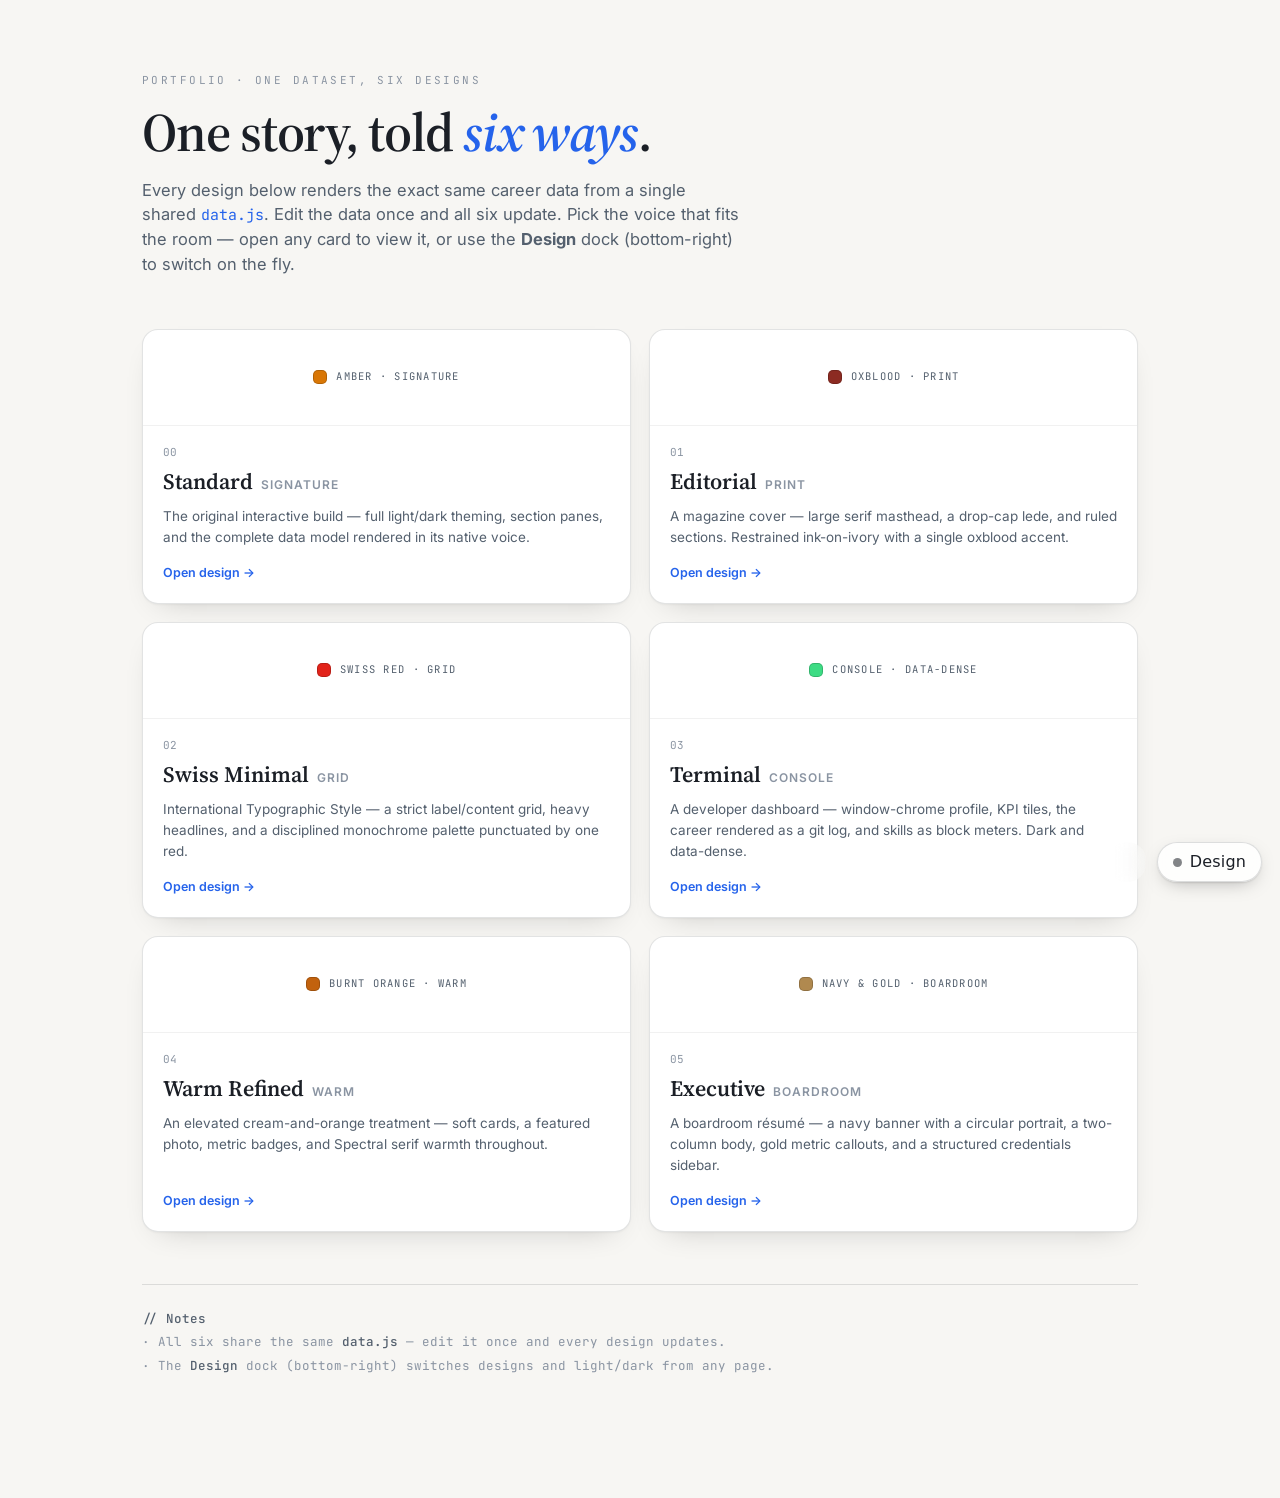
<file: assets/templates/portfolio/00-index.html>
<!DOCTYPE html>
<html lang="en" data-theme="light">
<head>
<meta charset="utf-8">
<meta name="viewport" content="width=device-width, initial-scale=1">
<title>Portfolio — one story, six designs</title>
<link rel="preconnect" href="https://fonts.googleapis.com"><link rel="preconnect" href="https://fonts.gstatic.com" crossorigin>
<link href="https://fonts.googleapis.com/css2?family=Source+Serif+4:opsz,wght@8..60,400;8..60,600;8..60,700&family=Inter:wght@400;500;600;700&family=JetBrains+Mono:wght@400;500&display=swap" rel="stylesheet">
<script>
/* Apply saved theme before first paint (switcher.js manages the toggle on this page). */
(function(){try{var t=localStorage.getItem('hope-portfolio-theme');if(t==='light'||t==='dark')document.documentElement.setAttribute('data-theme',t);}catch(e){}})();
</script>
<style>
:root{
  --bg:#F7F6F3;--surface:#FFFFFF;--ink:#1B1F26;--ink2:#54606E;--ink3:#8A94A2;
  --line:rgba(20,24,31,.12);--line2:rgba(20,24,31,.06);--accent:#2563EB;
  --serif:"Source Serif 4",Georgia,serif;--sans:"Inter",system-ui,sans-serif;--mono:"JetBrains Mono",monospace;
  --shadow:0 1px 2px rgba(0,0,0,.04),0 12px 30px -18px rgba(0,0,0,.24);
}
:root[data-theme="dark"]{
  --bg:#0E1116;--surface:#161B22;--ink:#EAF0F6;--ink2:#9DAAB8;--ink3:#5E6B7A;
  --line:rgba(255,255,255,.13);--line2:rgba(255,255,255,.06);--accent:#7FA3D7;
  --shadow:0 1px 2px rgba(0,0,0,.30),0 14px 34px -18px rgba(0,0,0,.60);
}
*{box-sizing:border-box}
body{margin:0;background:var(--bg);color:var(--ink);font-family:var(--sans);-webkit-font-smoothing:antialiased;line-height:1.5}
.wrap{max-width:1060px;margin:0 auto;padding:72px 32px 120px}
.kick{font-family:var(--mono);font-size:11px;letter-spacing:.22em;text-transform:uppercase;color:var(--ink3)}
h1{font-family:var(--serif);font-size:clamp(34px,5vw,54px);font-weight:600;letter-spacing:-.02em;line-height:1.02;margin:16px 0 0}
h1 em{font-style:italic;color:var(--accent)}
.sub{color:var(--ink2);font-size:16.5px;max-width:600px;margin:18px 0 0}
.sub code{font-family:var(--mono);font-size:.9em;color:var(--accent)}
.grid{display:grid;grid-template-columns:repeat(2,1fr);gap:18px;margin-top:52px}
.card{display:flex;flex-direction:column;text-decoration:none;color:inherit;background:var(--surface);
  border:1px solid var(--line);border-radius:16px;overflow:hidden;box-shadow:var(--shadow);
  transition:transform .18s ease,border-color .18s ease}
.card:hover{transform:translateY(-3px);border-color:var(--accent)}
.card:focus-visible{outline:2px solid var(--accent);outline-offset:3px}
.swatch{height:96px;display:flex;align-items:center;justify-content:center;border-bottom:1px solid var(--line2);position:relative}
.chip{display:inline-flex;align-items:center;gap:9px;font-family:var(--mono);font-size:10.5px;
  letter-spacing:.12em;text-transform:uppercase;color:var(--ink2)}
.dot{width:14px;height:14px;border-radius:5px;box-shadow:inset 0 0 0 1px rgba(0,0,0,.18)}
.cbody{padding:18px 20px 20px;display:flex;flex-direction:column;flex:1}
.cnum{font-family:var(--mono);font-size:11px;color:var(--ink3)}
.ctitle{font-family:var(--serif);font-size:22px;font-weight:600;margin:5px 0 0}
.ctitle .vibe{font-family:var(--sans);font-size:12px;font-weight:600;color:var(--ink3);margin-left:8px;text-transform:uppercase;letter-spacing:.08em}
.cdesc{color:var(--ink2);font-size:13.5px;line-height:1.55;margin-top:8px;flex:1}
.open{display:inline-flex;align-items:center;gap:6px;margin-top:16px;font-size:12.5px;font-weight:600;color:var(--accent)}
.note{margin-top:52px;border-top:1px solid var(--line);padding-top:22px;color:var(--ink3);
  font-size:12.5px;font-family:var(--mono);line-height:1.9}
.note b{color:var(--ink2);font-weight:500}
@media(max-width:720px){.wrap{padding:44px 20px 120px}.grid{grid-template-columns:1fr}}
</style>
</head>
<body>
<div class="wrap">
  <div class="kick">Portfolio · one dataset, six designs</div>
  <h1>One story, told <em>six ways</em>.</h1>
  <p class="sub">Every design below renders the exact same career data from a single shared <code>data.js</code>. Edit the data once and all six update. Pick the voice that fits the room — open any card to view it, or use the <b>Design</b> dock (bottom-right) to switch on the fly.</p>

  <div class="grid">
    <a class="card" href="index.html">
      <div class="swatch"><span class="chip"><span class="dot" style="background:#D97706"></span>Amber · Signature</span></div>
      <div class="cbody"><div class="cnum">00</div><div class="ctitle">Standard<span class="vibe">Signature</span></div>
        <div class="cdesc">The original interactive build — full light/dark theming, section panes, and the complete data model rendered in its native voice.</div>
        <span class="open">Open design →</span></div>
    </a>
    <a class="card" href="01-editorial.html">
      <div class="swatch"><span class="chip"><span class="dot" style="background:#8C2B22"></span>Oxblood · Print</span></div>
      <div class="cbody"><div class="cnum">01</div><div class="ctitle">Editorial<span class="vibe">Print</span></div>
        <div class="cdesc">A magazine cover — large serif masthead, a drop-cap lede, and ruled sections. Restrained ink-on-ivory with a single oxblood accent.</div>
        <span class="open">Open design →</span></div>
    </a>
    <a class="card" href="02-swiss-minimal.html">
      <div class="swatch"><span class="chip"><span class="dot" style="background:#E2231A"></span>Swiss Red · Grid</span></div>
      <div class="cbody"><div class="cnum">02</div><div class="ctitle">Swiss Minimal<span class="vibe">Grid</span></div>
        <div class="cdesc">International Typographic Style — a strict label/content grid, heavy headlines, and a disciplined monochrome palette punctuated by one red.</div>
        <span class="open">Open design →</span></div>
    </a>
    <a class="card" href="03-terminal.html">
      <div class="swatch"><span class="chip"><span class="dot" style="background:#3DDC84"></span>Console · Data-dense</span></div>
      <div class="cbody"><div class="cnum">03</div><div class="ctitle">Terminal<span class="vibe">Console</span></div>
        <div class="cdesc">A developer dashboard — window-chrome profile, KPI tiles, the career rendered as a git log, and skills as block meters. Dark and data-dense.</div>
        <span class="open">Open design →</span></div>
    </a>
    <a class="card" href="04-warm-refined.html">
      <div class="swatch"><span class="chip"><span class="dot" style="background:#C2620E"></span>Burnt Orange · Warm</span></div>
      <div class="cbody"><div class="cnum">04</div><div class="ctitle">Warm Refined<span class="vibe">Warm</span></div>
        <div class="cdesc">An elevated cream-and-orange treatment — soft cards, a featured photo, metric badges, and Spectral serif warmth throughout.</div>
        <span class="open">Open design →</span></div>
    </a>
    <a class="card" href="05-executive.html">
      <div class="swatch"><span class="chip"><span class="dot" style="background:#B0894F"></span>Navy &amp; Gold · Boardroom</span></div>
      <div class="cbody"><div class="cnum">05</div><div class="ctitle">Executive<span class="vibe">Boardroom</span></div>
        <div class="cdesc">A boardroom résumé — a navy banner with a circular portrait, a two-column body, gold metric callouts, and a structured credentials sidebar.</div>
        <span class="open">Open design →</span></div>
    </a>
  </div>

  <div class="note"><b>// Notes</b><br>· All six share the same <b>data.js</b> — edit it once and every design updates.<br>· The <b>Design</b> dock (bottom-right) switches designs and light/dark from any page.</div>
</div>
<script src="switcher.js"></script>
</body>
</html>
</file>
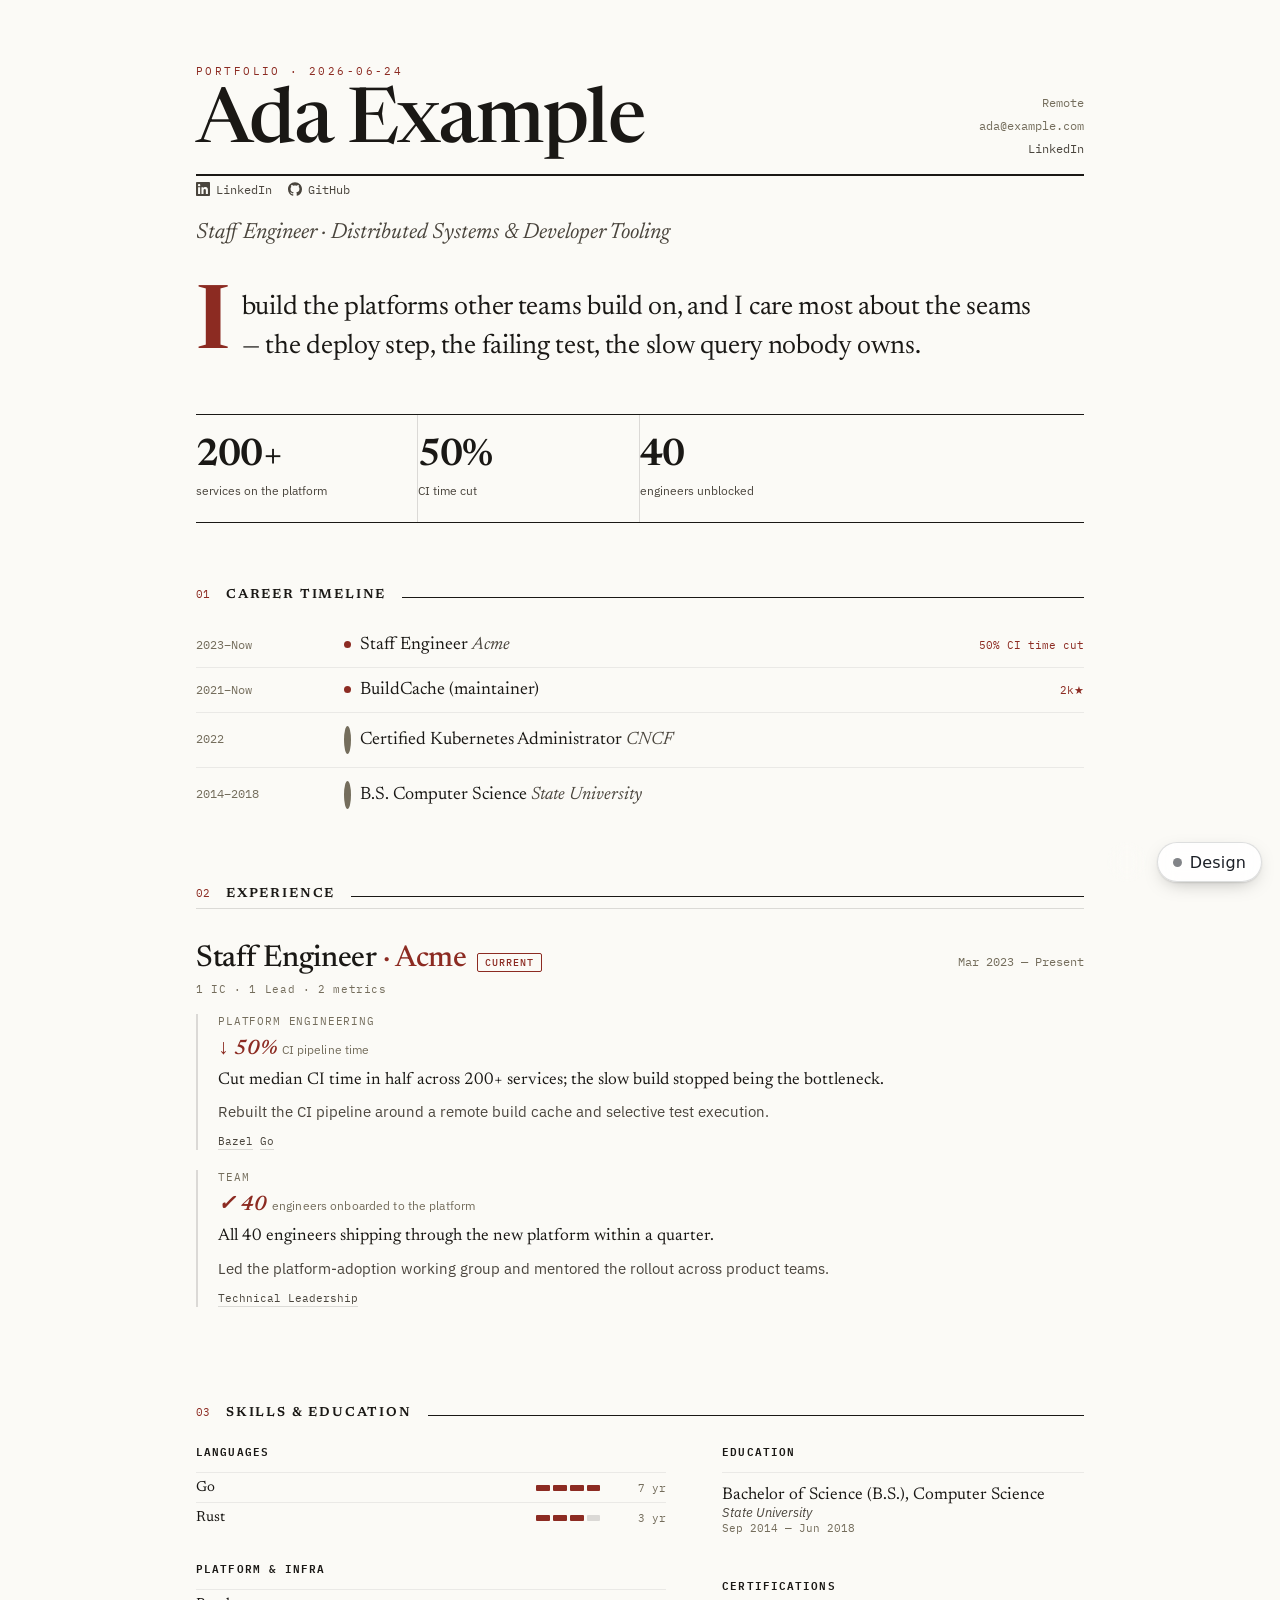
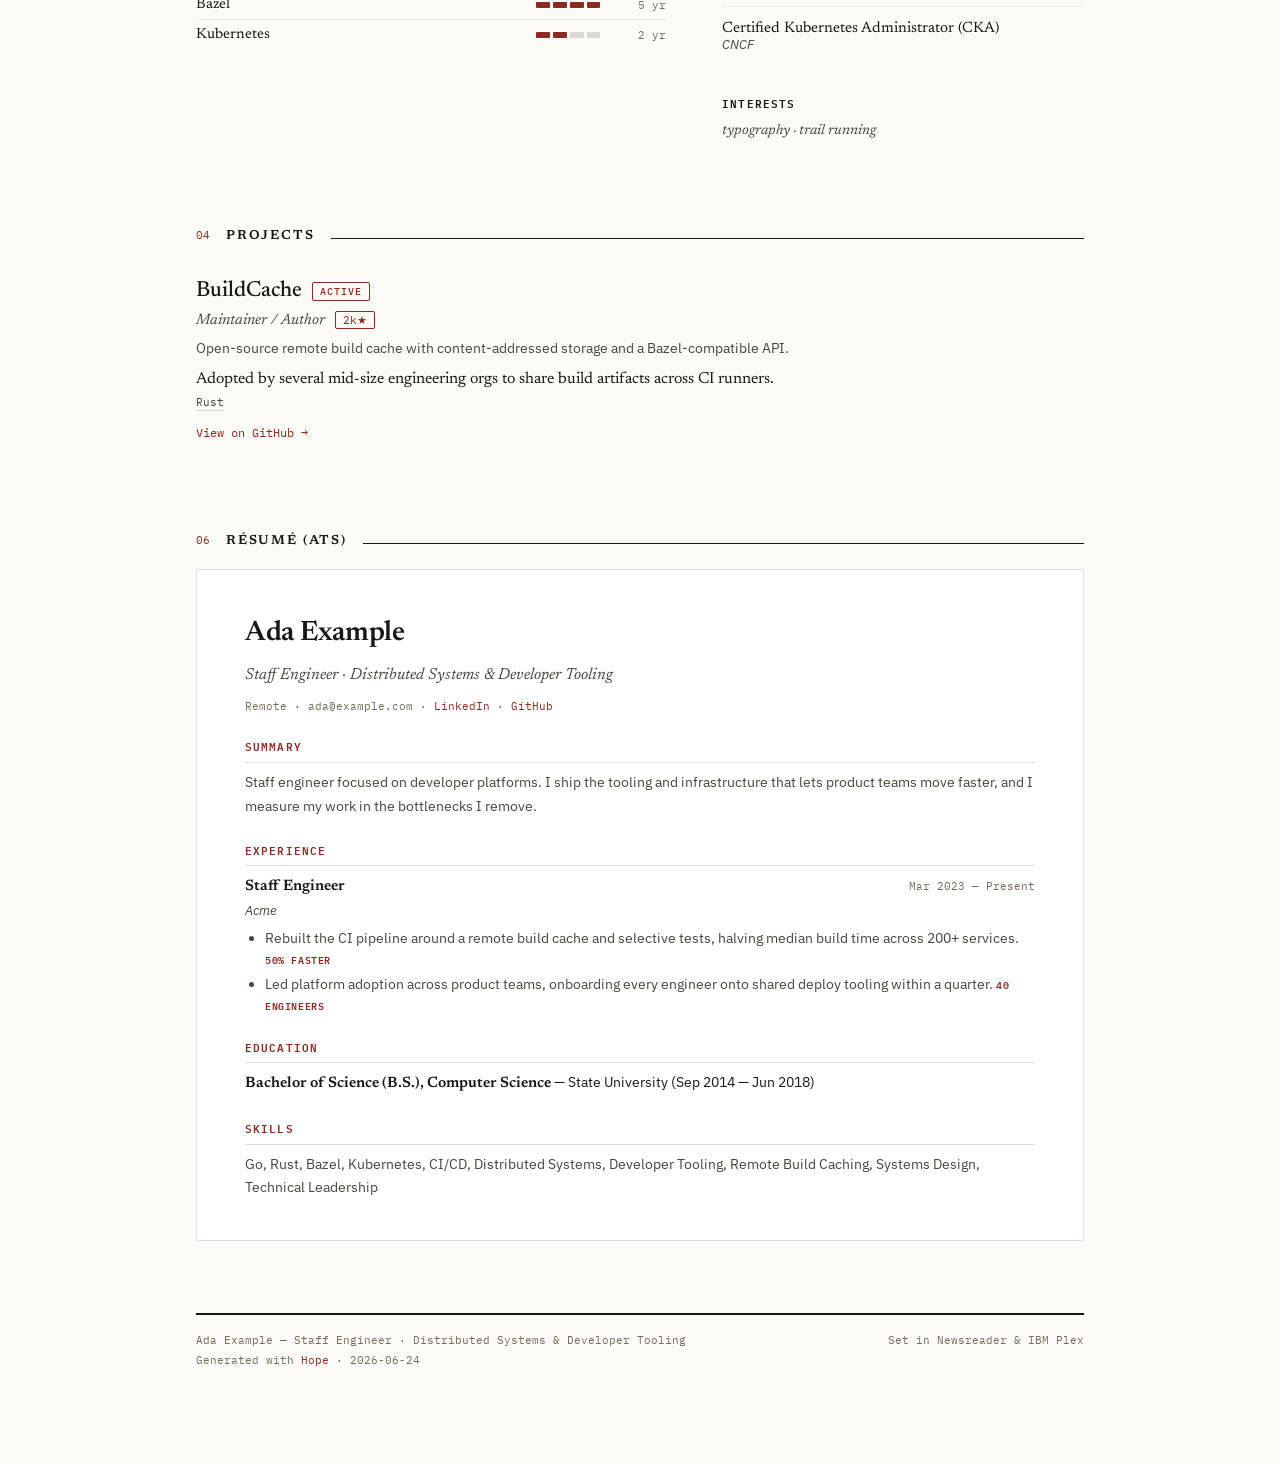
<file: assets/templates/portfolio/01-editorial.html>
<!DOCTYPE html>
<html>
<head>
<meta charset="utf-8">
<meta name="viewport" content="width=device-width, initial-scale=1">
<link rel="preconnect" href="https://fonts.googleapis.com"><link rel="preconnect" href="https://fonts.gstatic.com" crossorigin>
<link href="https://fonts.googleapis.com/css2?family=Newsreader:ital,opsz,wght@0,6..72,400;0,6..72,500;0,6..72,600;1,6..72,400&family=IBM+Plex+Sans:wght@400;500;600;700&family=IBM+Plex+Mono:wght@400;500;600&display=swap" rel="stylesheet">
<style>
:root{color-scheme:light dark;--paper:#FBFAF6;--ink:#1A1815;--ink2:#4A453D;--ink3:#746D5C;--line:rgba(26,24,21,.14);--line2:rgba(26,24,21,.07);--accent:#8C2B22;--surface:#fff;--serif:"Newsreader",Georgia,serif;--sans:"IBM Plex Sans",sans-serif;--mono:"IBM Plex Mono",monospace}
[data-theme="dark"]{--paper:#181510;--ink:#F3EEE4;--ink2:#C9C1B3;--ink3:#9C9384;--line:rgba(243,238,228,.16);--line2:rgba(243,238,228,.08);--accent:#E4685C;--surface:#211C15}
*{box-sizing:border-box}body{margin:0;background:var(--paper);color:var(--ink);font-family:var(--sans);-webkit-font-smoothing:antialiased}
.ed{max-width:1000px;margin:0 auto;padding:64px 56px 96px}
.kicker{font-family:var(--mono);font-size:11px;letter-spacing:.22em;text-transform:uppercase;color:var(--accent)}
.masthead .kicker{margin-bottom:12px}
.rule{height:1px;background:var(--ink);margin:18px 0}
.rulethin{height:1px;background:var(--line);margin:0}
.masthead{display:flex;justify-content:space-between;align-items:flex-end;gap:32px;border-bottom:2px solid var(--ink);padding-bottom:14px}
.name{font-family:var(--serif);font-weight:500;font-size:clamp(40px,9vw,76px);line-height:.92;letter-spacing:-.02em;margin:0;overflow-wrap:anywhere}
.headline{font-family:var(--serif);font-style:italic;font-size:22px;color:var(--ink2);max-width:560px;line-height:1.3}
.metaR{font-family:var(--mono);font-size:11.5px;color:var(--ink3);text-align:right;line-height:2}
.metaR a{color:var(--ink2);text-decoration:none}
.lede{font-family:var(--serif);font-size:27px;line-height:1.45;letter-spacing:-.01em;margin:40px 0 8px;max-width:840px}
.lede .drop{float:left;font-size:88px;line-height:.72;padding:8px 12px 0 0;font-weight:600;color:var(--accent)}
.stats{display:grid;grid-template-columns:repeat(4,1fr);gap:0;border-top:1px solid var(--ink);border-bottom:1px solid var(--ink);margin:48px 0}
.stat{padding:22px 22px 22px 0;border-right:1px solid var(--line)}
.stat:last-child{border-right:0}
.stat .v{font-family:var(--serif);font-size:38px;font-weight:600;letter-spacing:-.02em;line-height:1}
.stat .l{font-size:12px;color:var(--ink2);margin-top:8px;line-height:1.4}
.secthead{display:flex;align-items:baseline;gap:16px;margin:64px 0 8px}
.secthead h2{font-family:var(--serif);font-size:13px;font-weight:600;text-transform:uppercase;letter-spacing:.14em;margin:0}
.secthead .num{font-family:var(--mono);font-size:11px;color:var(--accent)}
.secthead .fill{flex:1;height:1px;background:var(--ink)}
.tl{margin-top:22px;display:flex;flex-direction:column}
.tlrow{display:grid;grid-template-columns:128px 1fr auto;gap:20px;align-items:baseline;padding:13px 0;border-top:1px solid var(--line2)}
.tlrow:first-child{border-top:0}
.tldate{font-family:var(--mono);font-size:11.5px;color:var(--ink3)}
.tllabel{font-family:var(--serif);font-size:18px}
.tlorg{color:var(--ink2);font-style:italic}
.tlmetric{font-family:var(--mono);font-size:11px;color:var(--accent);text-align:right;white-space:nowrap}
.tldot{display:inline-block;width:7px;height:7px;border-radius:50%;background:var(--accent);margin-right:9px;vertical-align:middle}
.tldot.edu{background:var(--ink3)}
@keyframes rise{to{opacity:1;transform:none}}
.exp{margin-top:8px}
.role{padding:34px 0;border-top:1px solid var(--line)}
.rolehead{display:flex;justify-content:space-between;align-items:baseline;gap:24px;flex-wrap:wrap}
.roletitle{font-family:var(--serif);font-size:30px;font-weight:500;letter-spacing:-.01em;line-height:1.1;margin:0}
.roleco{color:var(--accent)}
.rolekpi{font-family:var(--mono);font-size:10.5px;letter-spacing:.06em;color:var(--ink3);margin-top:6px}
.roledate{font-family:var(--mono);font-size:11.5px;color:var(--ink3);white-space:nowrap}
.live{font-family:var(--mono);font-size:10px;letter-spacing:.1em;text-transform:uppercase;color:var(--accent);border:1px solid var(--accent);border-radius:2px;padding:2px 7px;margin-left:10px}
.contribs{margin-top:18px;display:flex;flex-direction:column;gap:20px}
.contrib{display:grid;grid-template-columns:1fr;gap:7px;padding-left:20px;border-left:2px solid var(--line)}
.cdomain{font-family:var(--mono);font-size:10.5px;letter-spacing:.08em;text-transform:uppercase;color:var(--ink3)}
.caction{font-size:14.5px;line-height:1.6;color:var(--ink2)}
.cimpact{font-family:var(--serif);font-size:17px;line-height:1.45;color:var(--ink)}
.cmetric{display:inline-block;font-family:var(--serif);font-size:21px;font-weight:600;color:var(--accent);font-style:italic;margin-bottom:2px}
.cmetricsub{font-family:var(--sans);font-style:normal;font-size:12px;font-weight:400;color:var(--ink3);letter-spacing:.01em}
.cskills{display:flex;flex-wrap:wrap;gap:7px;margin-top:4px}
.chip{font-family:var(--mono);font-size:10.5px;color:var(--ink2);border-bottom:1px solid var(--line);padding-bottom:1px}
.twocol{display:grid;grid-template-columns:1.3fr 1fr;gap:56px;margin-top:22px}
.skillcat{margin-bottom:26px}
.skillcat h3{font-family:var(--mono);font-size:11px;letter-spacing:.1em;text-transform:uppercase;color:var(--ink);margin:0 0 12px;font-weight:600}
.skill{display:flex;align-items:center;gap:12px;padding:7px 0;border-top:1px solid var(--line2)}
.skill .nm{flex:1;font-size:14.5px;font-family:var(--serif)}
.skill .yr{font-family:var(--mono);font-size:10.5px;color:var(--ink3);width:54px;text-align:right}
.bars{display:flex;gap:3px;width:64px}
.seg{height:6px;flex:1;background:var(--line);border-radius:1px}
.seg.on{background:var(--accent)}
.edu{padding:14px 0;border-top:1px solid var(--line2)}
.edu:first-child{border-top:0}
.edudeg{font-family:var(--serif);font-size:17px}
.eduinst{color:var(--ink2);font-size:13px;font-style:italic}
.edudate{font-family:var(--mono);font-size:10.5px;color:var(--ink3)}
.foot{margin-top:72px;border-top:2px solid var(--ink);padding-top:18px;display:flex;justify-content:space-between;font-family:var(--mono);font-size:11px;color:var(--ink3);flex-wrap:wrap;gap:12px}
.interests{font-style:italic;font-family:var(--serif);color:var(--ink2);font-size:14px}

/* ─── Links row ─────────────────────────────────────────────────────────────── */
.links-row{display:flex;flex-wrap:wrap;gap:16px;margin-top:6px}
.links-row a{display:inline-flex;align-items:center;gap:6px;font-family:var(--mono);font-size:11.5px;color:var(--ink2);text-decoration:none;transition:color .15s}
.links-row a:hover{color:var(--accent)}
.links-row svg{width:14px;height:14px;flex-shrink:0}

/* ─── Stats identity row ────────────────────────────────────────────────────── */
.id-stats{display:flex;flex-wrap:wrap;gap:20px;margin:14px 0 0;font-family:var(--mono);font-size:11px;color:var(--ink3)}
.id-stat-val{font-weight:600;color:var(--accent)}

/* ─── Projects section ──────────────────────────────────────────────────────── */
.proj{padding:28px 0;border-top:1px solid var(--line)}
.proj:first-child{border-top:0}
.projhead{display:flex;justify-content:space-between;align-items:baseline;gap:20px;flex-wrap:wrap}
.projname{font-family:var(--serif);font-size:22px;font-weight:500;line-height:1.2}
.projname .live{vertical-align:middle}
.projdate{font-family:var(--mono);font-size:11px;color:var(--ink3);white-space:nowrap}
.projtag{font-family:var(--serif);font-style:italic;font-size:15px;color:var(--ink2);margin-top:6px}
.projmetric{display:inline-block;font-family:var(--mono);font-size:11px;color:var(--accent);border:1px solid var(--accent);border-radius:2px;padding:1px 7px;margin-left:10px;font-style:normal}
.projdesc{font-size:14px;line-height:1.65;color:var(--ink2);margin:8px 0 0}
.projimpact{font-family:var(--serif);font-size:16px;line-height:1.45;color:var(--ink);margin:8px 0 0}
.projlink{margin-top:10px}
.projlink a{font-family:var(--mono);font-size:11.5px;color:var(--accent);text-decoration:none}
.projlink a:hover{text-decoration:underline}

/* ─── Resume ATS section ────────────────────────────────────────────────────── */
.resume-view{background:var(--surface);border:1px solid var(--line);padding:40px 48px;margin-top:22px;font-size:14px;line-height:1.7}
.resume-view h2{font-family:var(--serif);font-size:28px;font-weight:600;margin:0 0 4px;letter-spacing:-.01em}
.resume-headline{font-family:var(--serif);font-style:italic;font-size:16px;color:var(--ink2);margin:0 0 8px}
.resume-contact{font-family:var(--mono);font-size:11px;color:var(--ink3);margin-bottom:18px}
.resume-contact a{color:var(--accent);text-decoration:none}
.resume-view h3{font-family:var(--mono);font-size:11px;letter-spacing:.1em;text-transform:uppercase;color:var(--accent);margin:22px 0 8px;font-weight:600;border-bottom:1px solid var(--line);padding-bottom:6px}
.resume-summary{color:var(--ink2);margin:0 0 8px}
.rentry{margin-bottom:14px}
.rentryhead{display:flex;justify-content:space-between;align-items:baseline;flex-wrap:wrap;gap:10px}
.rtitle{font-family:var(--serif);font-weight:600;font-size:15px}
.rdates{font-family:var(--mono);font-size:10.5px;color:var(--ink3)}
.rorg{color:var(--ink2);font-style:italic;font-size:13px}
.resume-view ul{margin:6px 0 0;padding-left:20px}
.resume-view li{margin-bottom:4px;color:var(--ink2);font-size:13.5px;line-height:1.55}
.resume-view li strong{color:var(--accent);font-weight:600;font-family:var(--mono);font-size:10px;text-transform:uppercase;letter-spacing:.06em}
.resume-skills{color:var(--ink2);margin:0}

/* ─── Social section ────────────────────────────────────────────────────────── */
.soc-grid{display:grid;grid-template-columns:repeat(auto-fill,minmax(280px,1fr));gap:18px;margin-top:22px}
.soc-card{background:var(--surface);border:1px solid var(--line);padding:22px 24px;transition:border-color .15s}
.soc-card:hover{border-color:var(--accent)}
.soc-head{display:flex;align-items:center;gap:10px;margin-bottom:10px}
.soc-head svg{width:18px;height:18px;color:var(--ink3);flex-shrink:0}
.soc-platform{font-family:var(--mono);font-size:11px;letter-spacing:.08em;text-transform:uppercase;color:var(--ink3)}
.soc-pinned{font-family:var(--mono);font-size:9px;letter-spacing:.1em;text-transform:uppercase;color:var(--accent);border:1px solid var(--accent);border-radius:2px;padding:1px 6px;margin-left:auto}
.soc-caption{font-family:var(--serif);font-size:14.5px;line-height:1.55;color:var(--ink2);margin-bottom:10px}
.soc-link{font-family:var(--mono);font-size:11px;color:var(--accent);text-decoration:none}
.soc-link:hover{text-decoration:underline}

/* ─── Footer generation line ────────────────────────────────────────────────── */
.foot-gen{font-family:var(--mono);font-size:10.5px;color:var(--ink3);margin-top:6px}
.foot-gen a{color:var(--accent);text-decoration:none}
.foot-gen a:hover{text-decoration:underline}

@media(max-width:760px){.ed{padding:36px 22px}.name{font-size:clamp(34px,11vw,48px)}.stats{grid-template-columns:repeat(2,1fr)}.twocol{grid-template-columns:1fr;gap:0}.tlrow{grid-template-columns:1fr;gap:4px}.tlmetric{text-align:left}.masthead{flex-direction:column;align-items:flex-start}.metaR{text-align:left}.resume-view{padding:24px 20px}.soc-grid{grid-template-columns:1fr}}
</style>
</head>
<body>
<div id="app"></div>
<script src="data.js"></script>
<script src="template-utils.js"></script>
<script>
(function () {
  var D = window.HOPE_DATA;
  if (!D) return;

  var id   = D.identity || {};
  var meta = D.meta || {};
  var link0 = (id.links && id.links[0]) || {};
  var summary = id.summary || '';
  var genDate = meta.generation_date || '';

  /* ── Timeline ───────────────────────────────────────────────────────── */
  var timeline = (D.timeline || []).map(function (t) {
    return {
      period: fmtPeriod(t.date_start, t.date_end),
      label:  String(t.label||'').split(' @ ')[0],
      org:    t.org,
      metric: t.metric || '',
      dotCls: (t.type === 'education' || t.type === 'certification') ? 'tldot edu' : 'tldot'
    };
  });

  /* ── Experience (flattened) ─────────────────────────────────────────── */
  var roles = flattenContribs(D.experience);

  /* ── Skills ─────────────────────────────────────────────────────────── */
  var skillGroups = (D.skills && D.skills.order || []).map(function (name) {
    var cat = D.skills.categories[name] || { items: [] };
    return {
      name: name,
      items: (cat.items || []).map(function (it) {
        return {
          name:  it.name,
          years: it.years ? it.years + ' yr' : '',
          level: it.level || 0,
          bars:  bars(it.level, 'seg on', 'seg')
        };
      })
    };
  });

  /* ── Education & certs ──────────────────────────────────────────────── */
  var education = (D.education || []).map(function (e) {
    return { degree_line: e.degree_line, institution: e.institution, dates: e.dates };
  });
  var certs = (D.certifications || []).map(function (c) {
    return { name: c.name, issuer: c.issuer };
  });
  var interests = (D.overview && D.overview.interests || []).join(' \u00B7 ');

  /* ── Stats ──────────────────────────────────────────────────────────── */
  var headlineStats = (D.overview && D.overview.headline_stats || []);
  var identityStats = id.stats || [];

  /* ── Name / headline ────────────────────────────────────────────────── */
  var personName = meta.name || id.name;
  var personHeadline = meta.headline || '';

  /* ═══════════════════════════════════════════════════════════════════════
     BUILD HTML
     ═══════════════════════════════════════════════════════════════════════ */
  var html = '';

  /* ── Masthead ───────────────────────────────────────────────────────── */
  html += '<div class="ed">';
  html += '<div class="masthead"><div>';
  html += '<div class="kicker">Portfolio \u00B7 ' + esc(genDate) + '</div>';
  html += '<h1 class="name">' + esc(personName) + '</h1>';
  html += '</div>';
  /* Only render meta lines that exist — empty email/phone must not leave blank rows. */
  var metaBits = [id.location, id.email, id.phone].filter(Boolean).map(esc);
  metaBits.push('<a href="' + esc(link0.url || '#') + '">' + esc(link0.label || 'LinkedIn') + '</a>');
  html += '<div class="metaR">' + metaBits.join('<br>') + '</div>';
  html += '</div>';

  /* ── All links row ──────────────────────────────────────────────────── */
  if (id.links && id.links.length) {
    html += '<div class="links-row">' + renderLinksHtml(id.links) + '</div>';
  }

  /* ── Headline ───────────────────────────────────────────────────────── */
  html += '<p class="headline">' + esc(personHeadline) + '</p>';

  /* ── Lede (drop-cap) ────────────────────────────────────────────────── */
  html += '<p class="lede"><span class="drop">' + esc(summary.charAt(0)) + '</span>' + esc(summary.slice(1)) + '</p>';

  /* ── Identity stats ─────────────────────────────────────────────────── */
  if (identityStats.length) {
    html += '<div class="id-stats">';
    html += identityStats.map(function (s) {
      return '<span><span class="id-stat-val">' + esc(s.value) + '</span> ' + esc(s.label) + '</span>';
    }).join('');
    html += '</div>';
  }

  /* ── Headline stats ─────────────────────────────────────────────────── */
  html += '<div class="stats">';
  html += headlineStats.map(function (s) {
    return '<div class="stat"><div class="v">' + esc(s.value) + '</div><div class="l">' + esc(s.label) + '</div></div>';
  }).join('');
  html += '</div>';

  /* ── 01 Career Timeline ─────────────────────────────────────────────── */
  html += '<div class="secthead"><span class="num">01</span><h2>Career Timeline</h2><span class="fill"></span></div>';
  html += '<div class="tl">';
  html += timeline.map(function (t) {
    return '<div class="tlrow">' +
      '<div class="tldate">' + esc(t.period) + '</div>' +
      '<div class="tllabel"><span class="' + esc(t.dotCls) + '"></span>' + esc(t.label) + ' <span class="tlorg">' + esc(t.org) + '</span></div>' +
      '<div class="tlmetric">' + esc(t.metric) + '</div>' +
    '</div>';
  }).join('');
  html += '</div>';

  /* ── 02 Experience ──────────────────────────────────────────────────── */
  html += '<div class="secthead"><span class="num">02</span><h2>Experience</h2><span class="fill"></span></div>';
  html += '<div class="exp">';
  html += roles.map(function (r) {
    var currentBadge = r.is_current ? '<span class="live">Current</span>' : '';
    var contribsHtml = r.items.map(function (c) {
      var metricHtml = '';
      if (c.metric) {
        var arrow = metricArrow(c.metricDir);
        var subj = c.metricSubject ? ' <span class="cmetricsub">' + esc(c.metricSubject) + '</span>' : '';
        metricHtml = '<div class="cmetric">' + (arrow ? arrow + ' ' : '') + esc(c.metric) + subj + '</div>';
      }
      var chipsHtml = c.skills.map(function (sk) {
        return '<span class="chip">' + esc(sk) + '</span>';
      }).join('');
      return '<div class="contrib">' +
        '<div class="cdomain">' + esc(c.domain) + '</div>' +
        metricHtml +
        '<div class="cimpact">' + esc(c.impact) + '</div>' +
        '<div class="caction">' + esc(c.action) + '</div>' +
        '<div class="cskills">' + chipsHtml + '</div>' +
      '</div>';
    }).join('');
    var kpiHtml = '';
    if (r.kpis) {
      var kpiParts = [];
      if (r.kpis.ic)     kpiParts.push(esc(r.kpis.ic) + ' IC');
      if (r.kpis.lead)   kpiParts.push(esc(r.kpis.lead) + ' Lead');
      if (r.kpis.metric) kpiParts.push(esc(r.kpis.metric) + ' metric' + (r.kpis.metric === 1 ? '' : 's'));
      if (kpiParts.length) kpiHtml = '<div class="rolekpi">' + kpiParts.join(' \u00B7 ') + '</div>';
    }
    return '<div class="role">' +
      '<div class="rolehead">' +
        '<h3 class="roletitle">' + esc(r.role_title) + '<span class="roleco"> \u00B7 ' + esc(r.company) + '</span>' + currentBadge + '</h3>' +
        '<div class="roledate">' + esc(r.dates) + '</div>' +
      '</div>' +
      kpiHtml +
      '<div class="contribs">' + contribsHtml + '</div>' +
    '</div>';
  }).join('');
  html += '</div>';

  /* ── 03 Skills & Education ──────────────────────────────────────────── */
  html += '<div class="secthead"><span class="num">03</span><h2>Skills &amp; Education</h2><span class="fill"></span></div>';
  html += '<div class="twocol"><div>';

  /* Skills columns */
  html += skillGroups.map(function (g) {
    var itemsHtml = g.items.map(function (sk) {
      var barsHtml = sk.bars.map(function (b) {
        return '<span class="' + esc(b.cls) + '"></span>';
      }).join('');
      return '<div class="skill">' +
        '<span class="nm">' + esc(sk.name) + '</span>' +
        '<div class="bars" role="img" aria-label="' + esc(sk.level) + ' of 4">' + barsHtml + '</div>' +
        '<span class="yr">' + esc(sk.years) + '</span>' +
      '</div>';
    }).join('');
    return '<div class="skillcat"><h3>' + esc(g.name) + '</h3>' + itemsHtml + '</div>';
  }).join('');

  /* Right column: education, certs, interests */
  html += '</div><div>';

  html += '<div class="skillcat"><h3>Education</h3>';
  html += education.map(function (e) {
    return '<div class="edu">' +
      '<div class="edudeg">' + esc(e.degree_line) + '</div>' +
      '<div class="eduinst">' + esc(e.institution) + '</div>' +
      '<div class="edudate">' + esc(e.dates) + '</div>' +
    '</div>';
  }).join('');
  html += '</div>';

  html += '<div class="skillcat"><h3>Certifications</h3>';
  html += certs.map(function (c) {
    return '<div class="edu">' +
      '<div class="edudeg" style="font-size:15px">' + esc(c.name) + '</div>' +
      '<div class="eduinst">' + esc(c.issuer) + '</div>' +
    '</div>';
  }).join('');
  html += '</div>';

  html += '<div class="skillcat"><h3>Interests</h3>';
  html += '<div class="interests">' + esc(interests) + '</div>';
  html += '</div>';

  html += '</div></div>';

  /* ── 04 Projects ────────────────────────────────────────────────────── */
  if (D.projects && D.projects.length) {
    html += '<div class="secthead"><span class="num">04</span><h2>Projects</h2><span class="fill"></span></div>';
    html += '<div class="exp">';
    html += renderProjectsHtml(D.projects, {
      card: 'proj', head: 'projhead', name: 'projname', dates: 'projdate',
      tag: 'projtag', desc: 'projdesc', impact: 'projimpact',
      skills: 'cskills', link: 'projlink', metric: 'projmetric', pill: 'live'
    });
    html += '</div>';
  }

  /* ── 05 Social ──────────────────────────────────────────────────────── */
  if (D.social && D.social.length) {
    html += '<div class="secthead"><span class="num">05</span><h2>Social</h2><span class="fill"></span></div>';
    html += '<div class="soc-grid">';
    html += renderSocialHtml(D.social);
    html += '</div>';
  }

  /* ── Resume ATS ─────────────────────────────────────────────────────── */
  if (D.resume) {
    html += '<div class="secthead"><span class="num">06</span><h2>R\u00E9sum\u00E9 (ATS)</h2><span class="fill"></span></div>';
    html += renderResumeHtml(D.resume, meta);
  }

  /* ── Footer ─────────────────────────────────────────────────────────── */
  html += '<div class="foot">';
  html += '<span>' + esc(personName) + ' \u2014 ' + esc(personHeadline) + '</span>';
  html += '<span>Set in Newsreader &amp; IBM Plex</span>';
  html += '</div>';
  html += renderFooterHtml(meta);

  html += '</div>'; /* close .ed */

  /* ── MOUNT ──────────────────────────────────────────────────────────── */
  document.getElementById('app').innerHTML = html;
  revealRows('.tlrow');
})();
</script>
<script src="switcher.js"></script>
</body>
</html>
</file>
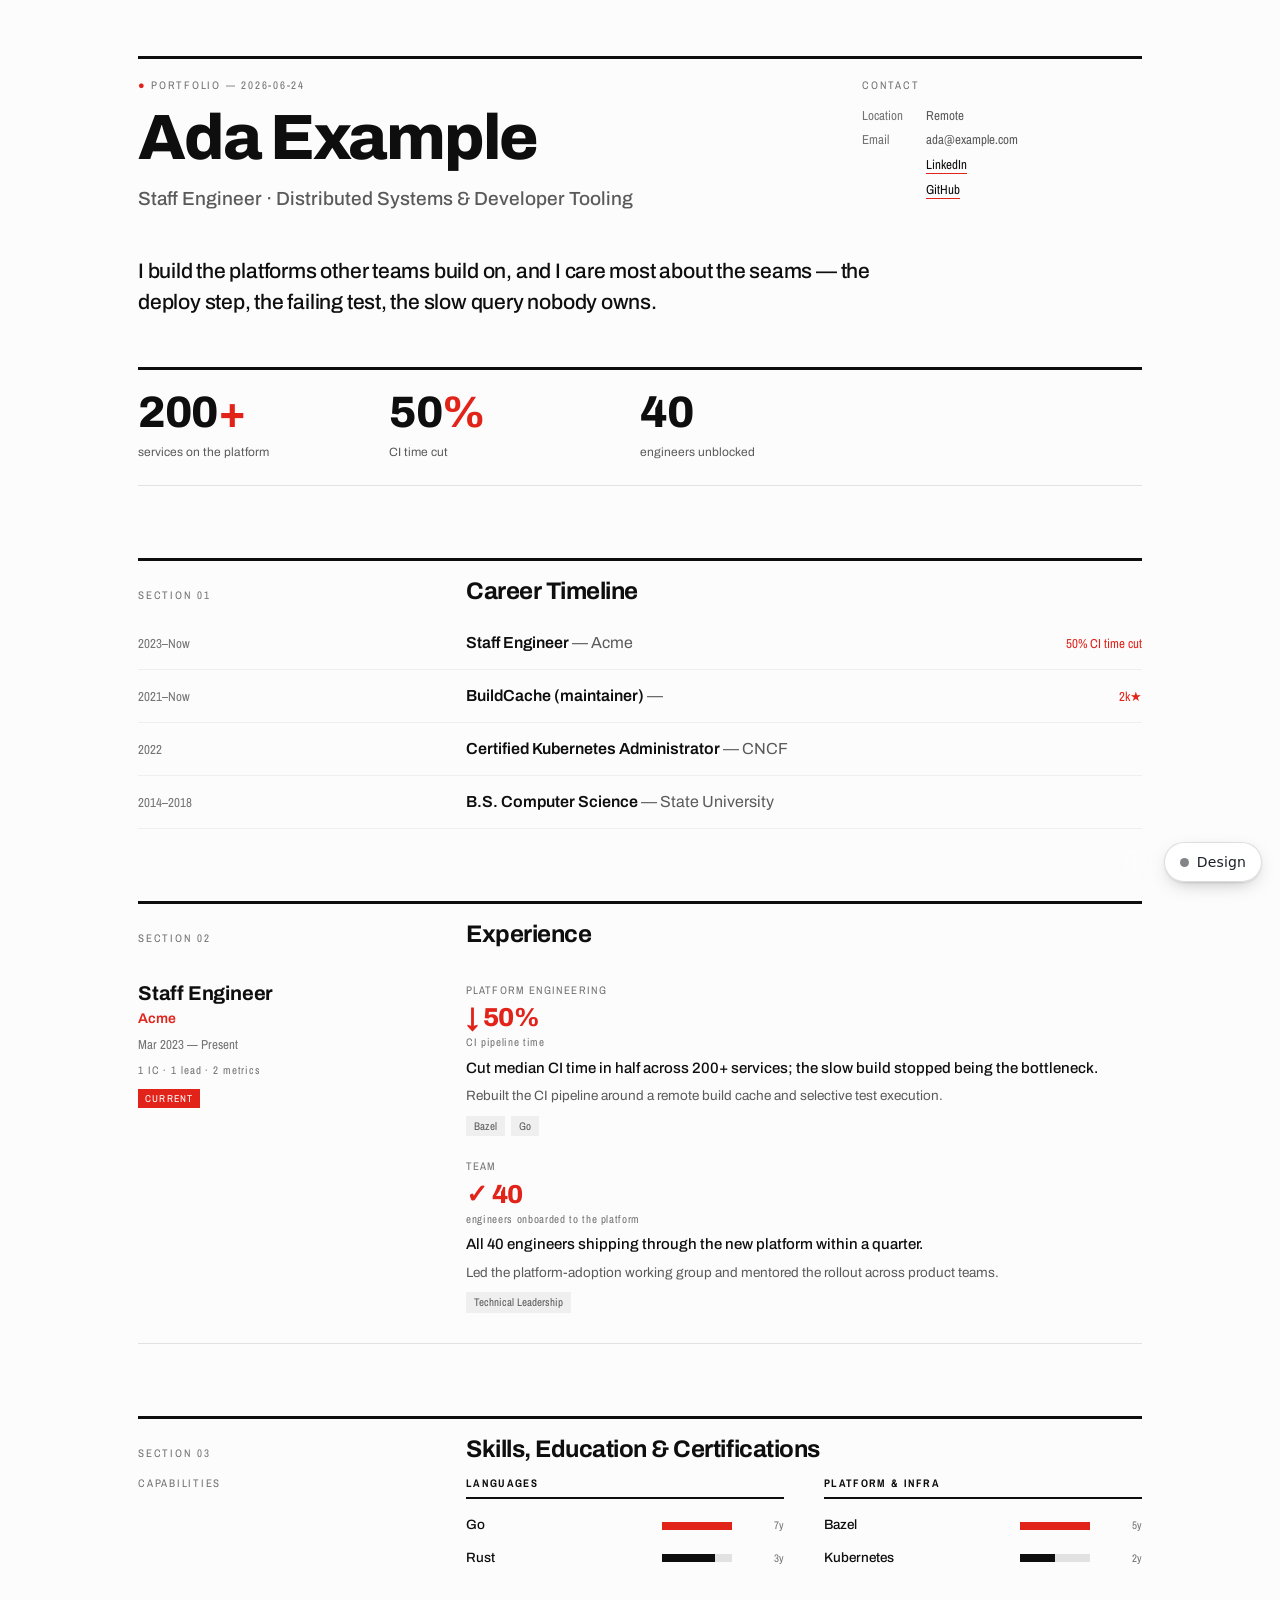
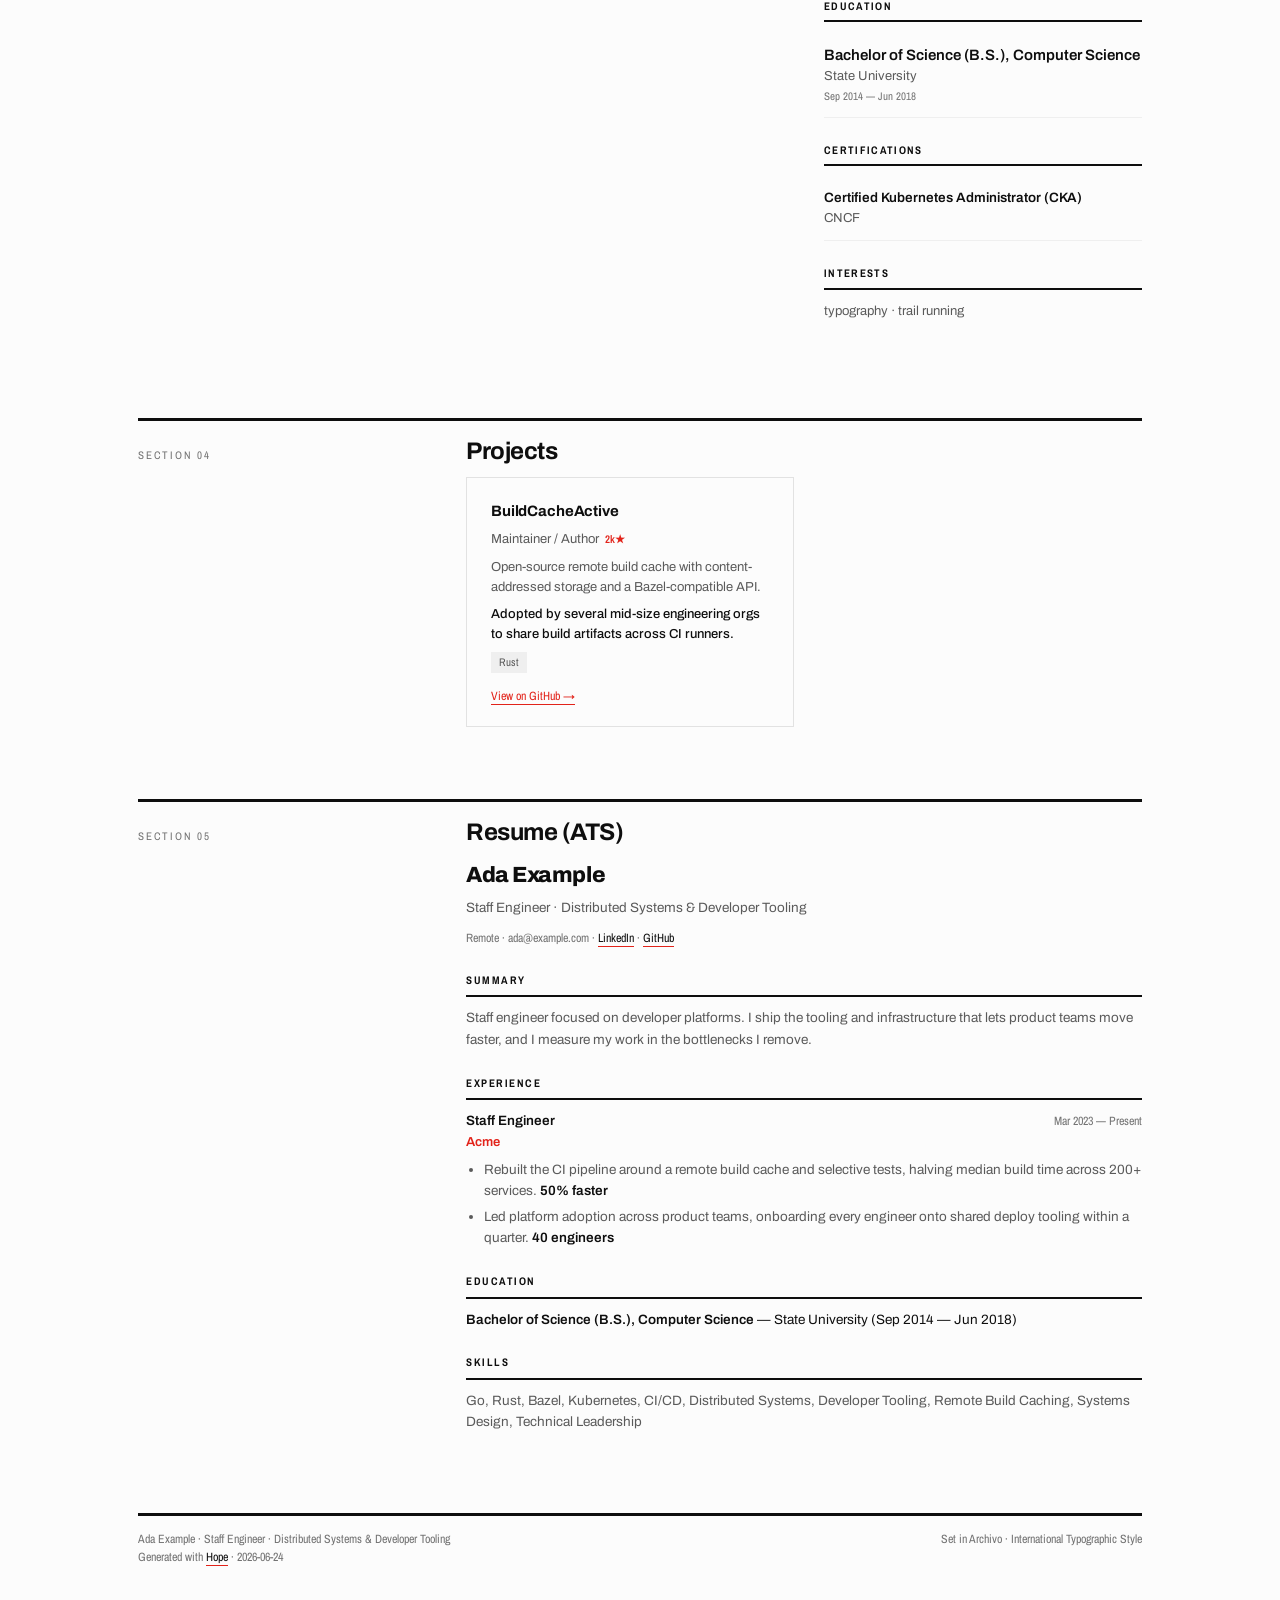
<file: assets/templates/portfolio/02-swiss-minimal.html>
<!DOCTYPE html>
<html>
<head>
<meta charset="utf-8">
<meta name="viewport" content="width=device-width, initial-scale=1">
<link rel="preconnect" href="https://fonts.googleapis.com"><link rel="preconnect" href="https://fonts.gstatic.com" crossorigin>
<link href="https://fonts.googleapis.com/css2?family=Archivo:wght@400;500;600;700;800&family=Archivo+Narrow:wght@400;500;600&display=swap" rel="stylesheet">
<style>
:root{color-scheme:light dark;--bg:#FCFCFC;--ink:#0E0E0E;--ink2:#5A5A5A;--ink3:#737373;--line:#E2E2E2;--line2:#EFEFEF;--red:#E2231A;--sans:"Archivo",Helvetica,Arial,sans-serif;--narrow:"Archivo Narrow",sans-serif}
[data-theme="dark"]{color-scheme:dark;--bg:#121212;--ink:#F3F3F1;--ink2:#9C9C9A;--ink3:#7E7E7C;--line:#2E2E2E;--line2:#242424;--red:#FF4438}
/* dark: white pill text on bright --red is only 3.42:1 — deepen the badge background so #fff reaches AA (keeps --red bright for accent text) */
[data-theme="dark"] .live,[data-theme="dark"] .soc-pinned{background:#C21F16}
*{box-sizing:border-box}body{margin:0;background:var(--bg);color:var(--ink);font-family:var(--sans);-webkit-font-smoothing:antialiased;font-size:14px;line-height:1.5}
.sw{max-width:1100px;margin:0 auto;padding:56px 48px 100px}
.hl{height:3px;background:var(--ink)}
.lbl{font-family:var(--narrow);font-size:11px;letter-spacing:.16em;text-transform:uppercase;color:var(--ink3)}
.lblr{color:var(--red)}
.top{display:grid;grid-template-columns:1fr 280px;gap:48px;padding-top:18px}
.name{font-size:clamp(40px,9vw,64px);font-weight:800;letter-spacing:-.03em;line-height:.95;margin:14px 0 0;overflow-wrap:anywhere}
.headline{font-size:19px;font-weight:500;color:var(--ink2);max-width:560px;margin:18px 0 0;line-height:1.35}
.contact{font-family:var(--narrow);font-size:13px;line-height:1.9;color:var(--ink2)}
.contact a{color:var(--ink);text-decoration:none;border-bottom:1px solid var(--red)}
.contact .k{color:var(--ink3);display:inline-block;width:64px}
.contact .links{display:flex;flex-direction:column;gap:2px;margin-top:4px}
.contact .links a{display:inline-flex;align-items:center;gap:5px}
.contact .links svg{width:14px;height:14px;flex-shrink:0}
.summary{font-size:21px;font-weight:500;line-height:1.5;letter-spacing:-.01em;max-width:760px;margin:44px 0 0}
.summary b{color:var(--red);font-weight:600}
.grid4{display:grid;grid-template-columns:repeat(4,1fr);border-top:3px solid var(--ink);border-bottom:1px solid var(--line);margin:48px 0}
.kpi{padding:20px 18px 24px 0}
.kpi .n{font-size:44px;font-weight:800;letter-spacing:-.03em;line-height:1}
.kpi .n em{color:var(--red);font-style:normal}
.kpi .c{font-size:12px;color:var(--ink2);margin-top:10px;line-height:1.4;max-width:170px}
.sec{margin-top:72px}
.sechd{display:grid;grid-template-columns:280px 1fr;gap:48px;align-items:baseline;border-top:3px solid var(--ink);padding-top:12px}
.sechd .t{font-size:24px;font-weight:700;letter-spacing:-.02em;margin:0}
.tl{margin-top:8px}
.tlrow{display:grid;grid-template-columns:280px 1fr auto;gap:48px;align-items:baseline;padding:14px 0;border-bottom:1px solid var(--line2)}
.tldate{font-family:var(--narrow);font-size:13px;color:var(--ink3)}
.tllabel{font-size:16px;font-weight:600}
.tlorg{color:var(--ink2);font-weight:400}
.tlmetric{font-family:var(--narrow);font-size:13px;color:var(--red);text-align:right;white-space:nowrap}
@keyframes rise{to{opacity:1;transform:none}}
.role{display:grid;grid-template-columns:280px 1fr;gap:48px;padding:30px 0;border-bottom:1px solid var(--line)}
.rolemeta .rt{font-size:20px;font-weight:700;letter-spacing:-.01em;line-height:1.15}
.rolemeta .rc{color:var(--red);font-weight:600;margin-top:3px}
.rolemeta .rd{font-family:var(--narrow);font-size:13px;color:var(--ink3);margin-top:6px}
.rolemeta .rk{font-family:var(--narrow);font-size:11px;letter-spacing:.08em;color:var(--ink3);margin-top:8px}
.rolemeta .live{display:inline-block;font-family:var(--narrow);font-size:10px;letter-spacing:.12em;text-transform:uppercase;color:#fff;background:var(--red);padding:2px 7px;margin-top:10px}
.contribs{display:flex;flex-direction:column;gap:22px}
.contrib{display:grid;gap:6px}
.cd{font-family:var(--narrow);font-size:11px;letter-spacing:.1em;text-transform:uppercase;color:var(--ink3)}
.cm{font-size:26px;font-weight:800;letter-spacing:-.02em;color:var(--red);line-height:1}
.csub{font-family:var(--narrow);font-size:11px;letter-spacing:.06em;color:var(--ink3);margin-top:-2px}
.ci{font-size:15px;font-weight:500;line-height:1.5}
.ca{font-size:13.5px;color:var(--ink2);line-height:1.6}
.cs{display:flex;flex-wrap:wrap;gap:6px;margin-top:3px}
.chip{font-family:var(--narrow);font-size:11px;color:var(--ink2);background:var(--line2);padding:2px 8px}
.skgrid{display:grid;grid-template-columns:280px 1fr;gap:48px;margin-top:8px}
.skcols{display:grid;grid-template-columns:1fr 1fr;gap:40px}
.skcat{margin-bottom:24px}
.skcat h3{font-family:var(--narrow);font-size:11px;letter-spacing:.12em;text-transform:uppercase;color:var(--ink);margin:0 0 10px;padding-bottom:6px;border-bottom:2px solid var(--ink)}
.sk{display:grid;grid-template-columns:1fr 70px 40px;gap:12px;align-items:center;padding:6px 0}
.sk .nm{font-size:13.5px;font-weight:500}
.sk .yr{font-family:var(--narrow);font-size:11px;color:var(--ink3);text-align:right}
.track{height:8px;background:var(--line);position:relative}
.fillb{height:100%;background:var(--ink)}
.fillb.l4{background:var(--red)}
.edu{padding:12px 0;border-bottom:1px solid var(--line2)}
.edu .d{font-size:15px;font-weight:600}
.edu .i{color:var(--ink2);font-size:13px}
.edu .y{font-family:var(--narrow);font-size:11px;color:var(--ink3);margin-top:2px}
.interests{font-size:13px;color:var(--ink2);line-height:1.7}

/* ── Projects ──────────────────────────────────────────────────────────────── */
.projgrid{display:grid;grid-template-columns:280px 1fr;gap:48px;margin-top:8px}
.projcards{display:grid;grid-template-columns:1fr 1fr;gap:20px}
.proj{border:1px solid var(--line);padding:22px 24px 20px;display:flex;flex-direction:column;gap:8px}
.projhead{display:flex;justify-content:space-between;align-items:baseline;gap:12px}
.projname{font-size:15px;font-weight:700;letter-spacing:-.01em}
.projdate{font-family:var(--narrow);font-size:11px;color:var(--ink3)}
.projtag{font-size:13px;color:var(--ink2);line-height:1.45}
.projmetric{display:inline-block;font-family:var(--narrow);font-size:11px;color:var(--red);font-weight:600;margin-left:6px}
.projdesc{font-size:13px;color:var(--ink2);line-height:1.55;margin:0}
.projimpact{font-size:13px;font-weight:500;line-height:1.5;margin:0}
.projlink{margin-top:auto;padding-top:4px}
.projlink a{font-family:var(--narrow);font-size:12px;color:var(--red);text-decoration:none;border-bottom:1px solid var(--red)}
.cskills{display:flex;flex-wrap:wrap;gap:6px}

/* ── Resume ATS ────────────────────────────────────────────────────────────── */
.resume-wrap{display:grid;grid-template-columns:280px 1fr;gap:48px;margin-top:8px}
.resume-view{font-size:13.5px;line-height:1.6}
.resume-view h2{font-size:22px;font-weight:800;letter-spacing:-.02em;margin:0 0 4px}
.resume-headline{color:var(--ink2);margin:0 0 10px}
.resume-contact{font-family:var(--narrow);font-size:12px;color:var(--ink3);margin-bottom:18px}
.resume-contact a{color:var(--ink);text-decoration:none;border-bottom:1px solid var(--red)}
.resume-view h3{font-family:var(--narrow);font-size:11px;letter-spacing:.14em;text-transform:uppercase;color:var(--ink);margin:24px 0 10px;padding-bottom:6px;border-bottom:2px solid var(--ink)}
.resume-summary{color:var(--ink2);margin:0 0 8px}
.rentry{margin-bottom:16px}
.rentryhead{display:flex;justify-content:space-between;align-items:baseline}
.rtitle{font-weight:600}
.rdates{font-family:var(--narrow);font-size:12px;color:var(--ink3)}
.rorg{color:var(--red);font-weight:600;font-size:13px}
.rentry ul{margin:6px 0 0;padding-left:18px;color:var(--ink2)}
.rentry li{margin-bottom:4px}
.rentry li strong{color:var(--ink);font-weight:600}
.resume-skills{color:var(--ink2);margin:0}

/* ── Social ────────────────────────────────────────────────────────────────── */
.socgrid{display:grid;grid-template-columns:280px 1fr;gap:48px;margin-top:8px}
.soccards{display:grid;grid-template-columns:1fr 1fr;gap:16px}
.soc-card{border:1px solid var(--line);padding:18px 20px 16px;display:flex;flex-direction:column;gap:10px}
.soc-head{display:flex;align-items:center;gap:8px}
.soc-head svg{width:18px;height:18px;color:var(--ink3)}
.soc-platform{font-family:var(--narrow);font-size:12px;font-weight:600;letter-spacing:.08em;text-transform:uppercase;color:var(--ink2)}
.soc-pinned{font-family:var(--narrow);font-size:10px;letter-spacing:.1em;text-transform:uppercase;color:#fff;background:var(--red);padding:2px 7px;margin-left:auto}
.soc-caption{font-size:13px;color:var(--ink2);line-height:1.5}
.soc-link{font-family:var(--narrow);font-size:12px;color:var(--red);text-decoration:none;border-bottom:1px solid var(--red);align-self:flex-start}

/* ── Footer ────────────────────────────────────────────────────────────────── */
.foot{margin-top:80px;border-top:3px solid var(--ink);padding-top:14px;display:flex;justify-content:space-between;font-family:var(--narrow);font-size:12px;color:var(--ink3);flex-wrap:wrap;gap:10px}
.foot a{color:var(--ink);text-decoration:none;border-bottom:1px solid var(--red)}
.foot-gen{font-family:var(--narrow);font-size:12px;color:var(--ink3)}
.foot-gen a{color:var(--ink);text-decoration:none;border-bottom:1px solid var(--red)}

/* ── Responsive ────────────────────────────────────────────────────────────── */
@media(max-width:820px){.sw{padding:32px 20px}.top,.sechd,.tlrow,.role,.skgrid,.projgrid,.resume-wrap,.socgrid{grid-template-columns:1fr;gap:16px}.name{font-size:44px}.grid4{grid-template-columns:1fr 1fr}.skcols{grid-template-columns:1fr}.projcards,.soccards{grid-template-columns:1fr}.tlrow{grid-template-columns:1fr auto}.tldate{grid-column:1/-1}}
</style>
</head>
<body>
<div id="root"></div>
<script src="data.js"></script>
<script src="template-utils.js"></script>
<script>
(function () {
  var D = window.HOPE_DATA;
  if (!D) { document.getElementById('root').textContent = 'No data found.'; return; }

  var id = D.identity || {};
  var meta = D.meta || {};
  var links = id.links || [];

  /* ── helpers ──────────────────────────────────────────────────────────── */
  function emphasize(str) {
    return (str || '').replace(
      /(\$[\d.,]+[KMB]?\+?(?:\/(?:yr|site|year))?|\d+%|\d[\d,]*\+?(?: (?:years|references|standards))?)/g,
      '<b>$1</b>'
    );
  }
  function bigEm(v) {
    return (v || '').replace(/(\$|%|\+|\/yr|\/site|M|K)/g, '<em>$1</em>');
  }

  /* ── data extraction ─────────────────────────────────────────────────── */
  var name     = meta.name || id.name || '';
  var headline = meta.headline || '';
  var location = id.location || '';
  var email    = id.email || '';
  var phone    = id.phone || '';
  var genDate  = meta.generation_date || '';
  var summary  = id.summary || '';

  var stats = (D.overview && D.overview.headline_stats || []).map(function (s) {
    return { value: s.value, label: s.label };
  });

  var timeline = (D.timeline || []).map(function (t) {
    return {
      period: fmtPeriod(t.date_start, t.date_end),
      label: String(t.label||'').split(' @ ')[0],
      org: t.org,
      metric: t.metric || ''
    };
  });

  var roles = flattenContribs(D.experience);

  var allGroups = (D.skills && D.skills.order || []).map(function (catName) {
    var cat = D.skills.categories[catName] || { items: [] };
    return {
      name: catName,
      items: (cat.items || []).map(function (it) {
        return {
          name: it.name,
          years: it.years ? it.years + 'y' : '',
          level: it.level,
          w: 'width:' + (it.level / 4 * 100) + '%',
          fillCls: it.level >= 4 ? 'fillb l4' : 'fillb'
        };
      })
    };
  });
  var half = Math.ceil(allGroups.length / 2);
  var skillGroupsA = allGroups.slice(0, half);
  var skillGroupsB = allGroups.slice(half);

  var education = (D.education || []).map(function (e) {
    return { degree_line: e.degree_line, institution: e.institution, dates: e.dates };
  });
  var certs = (D.certifications || []).map(function (c) {
    return { name: c.name, issuer: c.issuer };
  });

  var interests = (D.overview && D.overview.interests || []).join(' · ');

  /* ── contact links ───────────────────────────────────────────────────── */
  var linksHtml = links.map(function (lnk) {
    if (!lnk || !lnk.url) return '';
    return '<span class="k"></span><a href="' + esc(lnk.url) + '" target="_blank" rel="noopener">' + esc(lnk.label) + '</a><br>';
  }).join('');

  /* ── stats KPIs ──────────────────────────────────────────────────────── */
  var statsHtml = stats.map(function (s) {
    return '<div class="kpi"><div class="n">' + bigEm(s.value) + '</div><div class="c">' + esc(s.label) + '</div></div>';
  }).join('');

  /* ── timeline rows ───────────────────────────────────────────────────── */
  var timelineHtml = timeline.map(function (t) {
    return '<div class="tlrow">' +
      '<div class="tldate">' + esc(t.period) + '</div>' +
      '<div class="tllabel">' + esc(t.label) + ' <span class="tlorg">\u2014 ' + esc(t.org) + '</span></div>' +
      '<div class="tlmetric">' + esc(t.metric) + '</div>' +
    '</div>';
  }).join('');

  /* ── experience roles ────────────────────────────────────────────────── */
  var rolesHtml = roles.map(function (r) {
    var itemsHtml = r.items.map(function (c) {
      var arrow = metricArrow(c.metricDir);
      var metricBlock = c.metric
        ? '<div class="cm">' + (arrow ? esc(arrow) + ' ' : '') + esc(c.metric) + '</div>' +
          (c.metricSubject ? '<div class="csub">' + esc(c.metricSubject) + '</div>' : '')
        : '';
      var chipsHtml = c.skills.map(function (sk) {
        return '<span class="chip">' + esc(sk) + '</span>';
      }).join('');
      return '<div class="contrib">' +
        '<div class="cd">' + esc(c.domain) + '</div>' +
        metricBlock +
        '<div class="ci">' + esc(c.impact) + '</div>' +
        '<div class="ca">' + esc(c.action) + '</div>' +
        '<div class="cs">' + chipsHtml + '</div>' +
      '</div>';
    }).join('');

    var currentBadge = r.is_current ? '<span class="live">Current</span>' : '';

    var k = r.kpis || {};
    var kParts = [];
    if (k.ic)     kParts.push(k.ic + ' IC');
    if (k.lead)   kParts.push(k.lead + ' lead');
    if (k.metric) kParts.push(k.metric + (k.metric === 1 ? ' metric' : ' metrics'));
    var kpiLine = kParts.length ? '<div class="rk">' + esc(kParts.join(' · ')) + '</div>' : '';

    return '<div class="role">' +
      '<div class="rolemeta">' +
        '<div class="rt">' + esc(r.role_title) + '</div>' +
        '<div class="rc">' + esc(r.company) + '</div>' +
        '<div class="rd">' + esc(r.dates) + '</div>' +
        kpiLine +
        currentBadge +
      '</div>' +
      '<div class="contribs">' + itemsHtml + '</div>' +
    '</div>';
  }).join('');

  /* ── skills columns ──────────────────────────────────────────────────── */
  function renderSkillGroup(g) {
    var itemsHtml = g.items.map(function (sk) {
      return '<div class="sk">' +
        '<span class="nm">' + esc(sk.name) + '</span>' +
        '<div class="track" role="img" aria-label="Proficiency ' + esc(sk.level) + ' of 4"><div class="' + sk.fillCls + '" style="' + sk.w + '"></div></div>' +
        '<span class="yr">' + esc(sk.years) + '</span>' +
      '</div>';
    }).join('');
    return '<div class="skcat"><h3>' + esc(g.name) + '</h3>' + itemsHtml + '</div>';
  }

  var colAHtml = skillGroupsA.map(renderSkillGroup).join('');

  var colBHtml = skillGroupsB.map(renderSkillGroup).join('');

  var eduHtml = education.map(function (e) {
    return '<div class="edu">' +
      '<div class="d">' + esc(e.degree_line) + '</div>' +
      '<div class="i">' + esc(e.institution) + '</div>' +
      '<div class="y">' + esc(e.dates) + '</div>' +
    '</div>';
  }).join('');

  var certsHtml = certs.map(function (c) {
    return '<div class="edu">' +
      '<div class="d" style="font-size:13.5px">' + esc(c.name) + '</div>' +
      '<div class="i">' + esc(c.issuer) + '</div>' +
    '</div>';
  }).join('');

  /* ── projects ────────────────────────────────────────────────────────── */
  var projectsContent = renderProjectsHtml(D.projects || [], {
    card: 'proj', head: 'projhead', name: 'projname', dates: 'projdate',
    tag: 'projtag', desc: 'projdesc', impact: 'projimpact',
    skills: 'cskills', link: 'projlink', metric: 'projmetric', pill: 'live'
  });

  /* ── resume ATS ──────────────────────────────────────────────────────── */
  var resumeContent = renderResumeHtml(D.resume || null, meta);

  /* ── social ──────────────────────────────────────────────────────────── */
  var socialContent = renderSocialHtml(D.social || []);

  /* ── footer ──────────────────────────────────────────────────────────── */
  var footerGenHtml = renderFooterHtml(meta);

  /* ── dynamic section numbering (sections 01-03 are fixed above) ────── */
  var sn = 3;

  sn++;
  var projectsSec = projectsContent ? '<div class="sec">' +
    '<div class="sechd"><div class="lbl">Section 0' + sn + '</div><h2 class="t">Projects</h2></div>' +
    '<div class="projgrid"><div></div><div class="projcards">' + projectsContent + '</div></div>' +
  '</div>' : '';
  if (projectsContent) sn++;

  var resumeSec = resumeContent ? '<div class="sec">' +
    '<div class="sechd"><div class="lbl">Section 0' + sn + '</div><h2 class="t">Resume (ATS)</h2></div>' +
    '<div class="resume-wrap"><div></div><div>' + resumeContent + '</div></div>' +
  '</div>' : '';
  if (resumeContent) sn++;

  var socialSec = socialContent ? '<div class="sec">' +
    '<div class="sechd"><div class="lbl">Section 0' + sn + '</div><h2 class="t">Social</h2></div>' +
    '<div class="socgrid"><div></div><div class="soccards">' + socialContent + '</div></div>' +
  '</div>' : '';

  /* ── assemble ────────────────────────────────────────────────────────── */
  var html = '<div class="sw">' +
    '<div class="hl"></div>' +

    /* ── header / top ── */
    '<div class="top">' +
      '<div>' +
        '<div class="lbl"><span class="lblr">\u25CF</span> Portfolio \u2014 ' + esc(genDate) + '</div>' +
        '<h1 class="name">' + esc(name) + '</h1>' +
        '<p class="headline">' + esc(headline) + '</p>' +
      '</div>' +
      '<div>' +
        '<div class="lbl" style="margin-bottom:10px">Contact</div>' +
        '<div class="contact">' +
          /* Only rows with values — an empty Email/Phone must not render a dangling label. */
          (location ? '<span class="k">Location</span>' + esc(location) + '<br>' : '') +
          (email ? '<span class="k">Email</span>' + esc(email) + '<br>' : '') +
          (phone ? '<span class="k">Phone</span>' + esc(phone) + '<br>' : '') +
          linksHtml +
        '</div>' +
      '</div>' +
    '</div>' +

    /* ── summary (uses emphasize — produces HTML, NOT escaped) ── */
    '<p class="summary">' + emphasize(summary) + '</p>' +

    /* ── stats KPIs ── */
    '<div class="grid4">' + statsHtml + '</div>' +

    /* ── Section 01: Career Timeline ── */
    '<div class="sec">' +
      '<div class="sechd"><div class="lbl">Section 01</div><h2 class="t">Career Timeline</h2></div>' +
      '<div class="tl">' + timelineHtml + '</div>' +
    '</div>' +

    /* ── Section 02: Experience ── */
    '<div class="sec">' +
      '<div class="sechd"><div class="lbl">Section 02</div><h2 class="t">Experience</h2></div>' +
      '<div>' + rolesHtml + '</div>' +
    '</div>' +

    /* ── Section 03: Skills, Education & Certifications ── */
    '<div class="sec">' +
      '<div class="sechd"><div class="lbl">Section 03</div><h2 class="t">Skills, Education &amp; Certifications</h2></div>' +
      '<div class="skgrid">' +
        '<div><div class="lbl" style="margin-bottom:8px">Capabilities</div></div>' +
        '<div><div class="skcols">' +
          '<div>' + colAHtml + '</div>' +
          '<div>' + colBHtml +
            '<div class="skcat"><h3>Education</h3>' + eduHtml + '</div>' +
            '<div class="skcat"><h3>Certifications</h3>' + certsHtml + '</div>' +
            (interests ? '<div class="skcat"><h3>Interests</h3><div class="interests">' + esc(interests) + '</div></div>' : '') +
          '</div>' +
        '</div></div>' +
      '</div>' +
    '</div>' +

    /* ── Section 04+: Projects ── */
    projectsSec +

    /* ── Section 05+: Resume ATS ── */
    resumeSec +

    /* ── Section 06+: Social ── */
    socialSec +

    /* ── Footer ── */
    '<div class="foot">' +
      '<span>' + esc(name) + ' \u00B7 ' + esc(headline) + '</span>' +
      '<span>Set in Archivo \u00B7 International Typographic Style</span>' +
    '</div>' +
    footerGenHtml +

  '</div>';

  document.getElementById('root').innerHTML = html;

  /* ── entrance animation ──────────────────────────────────────────────── */
  revealRows('.tlrow');
})();
</script>
<script src="switcher.js"></script>
</body>
</html>
</file>
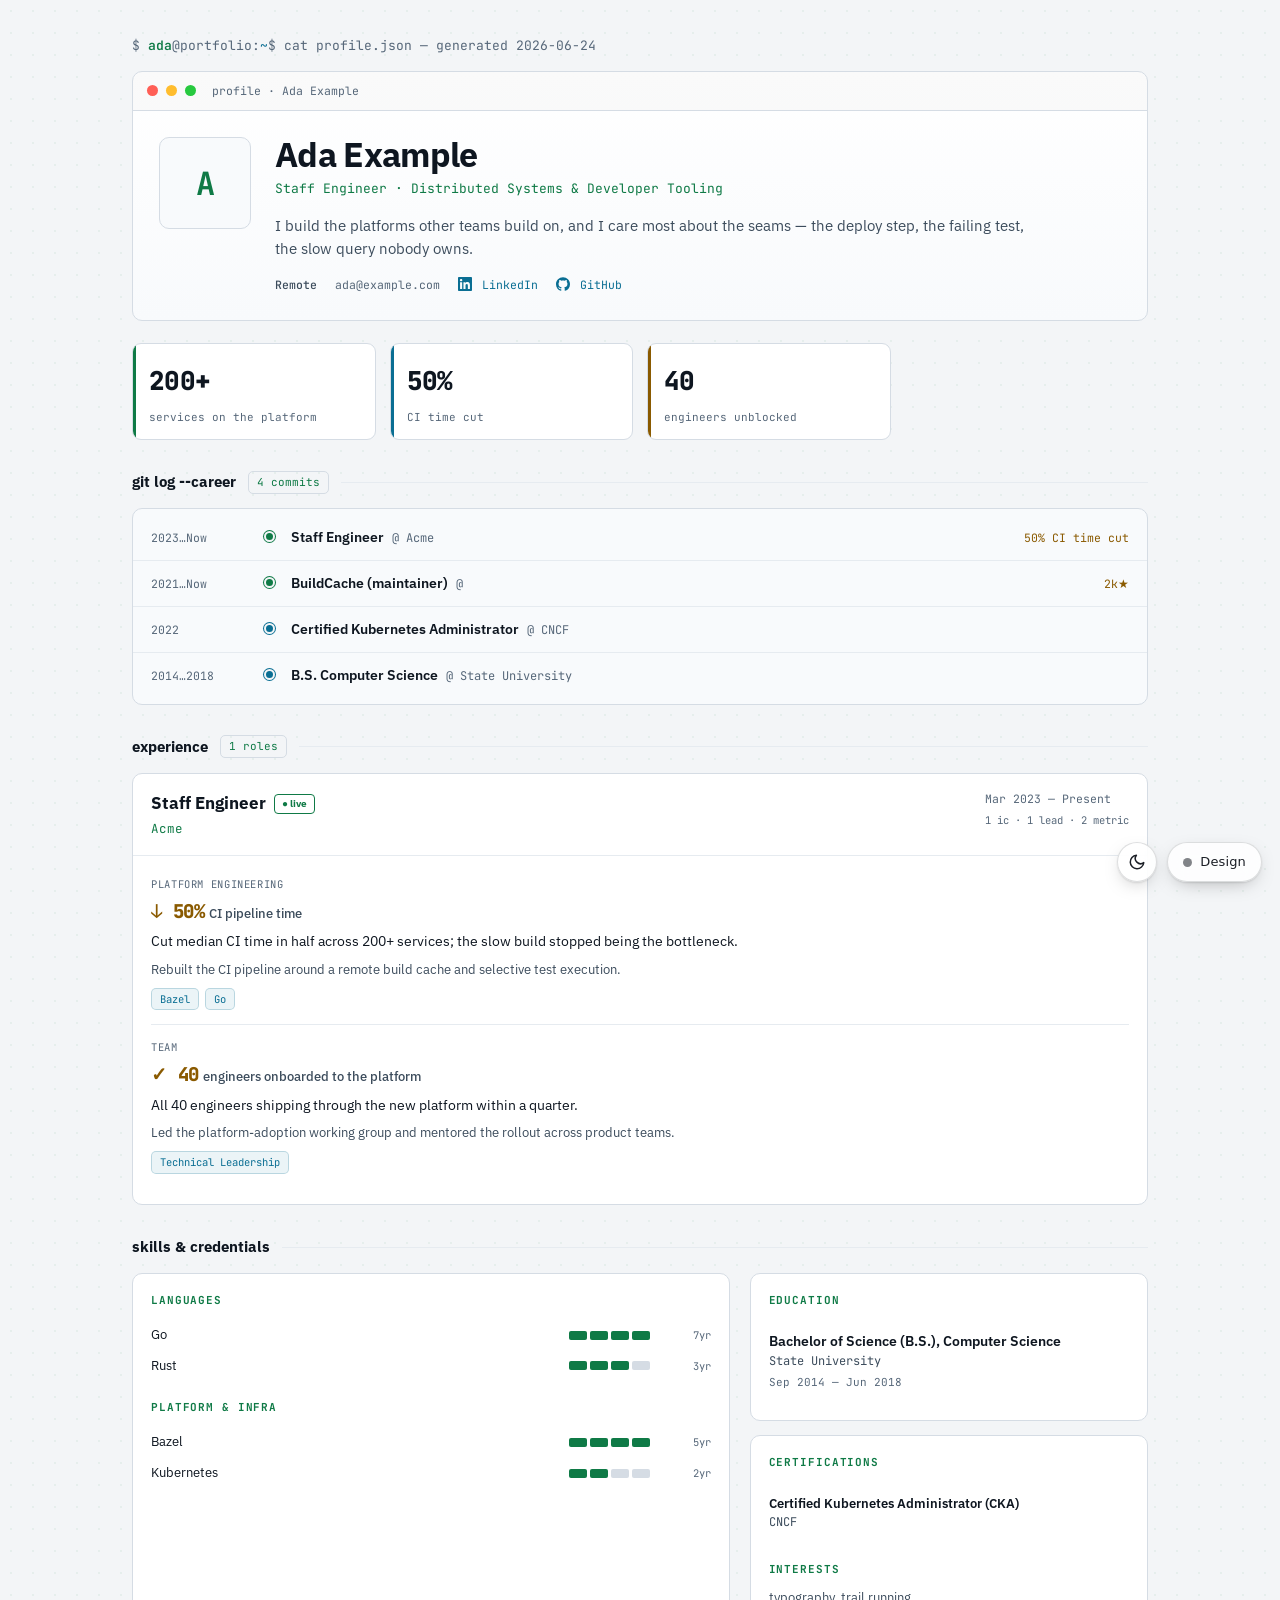
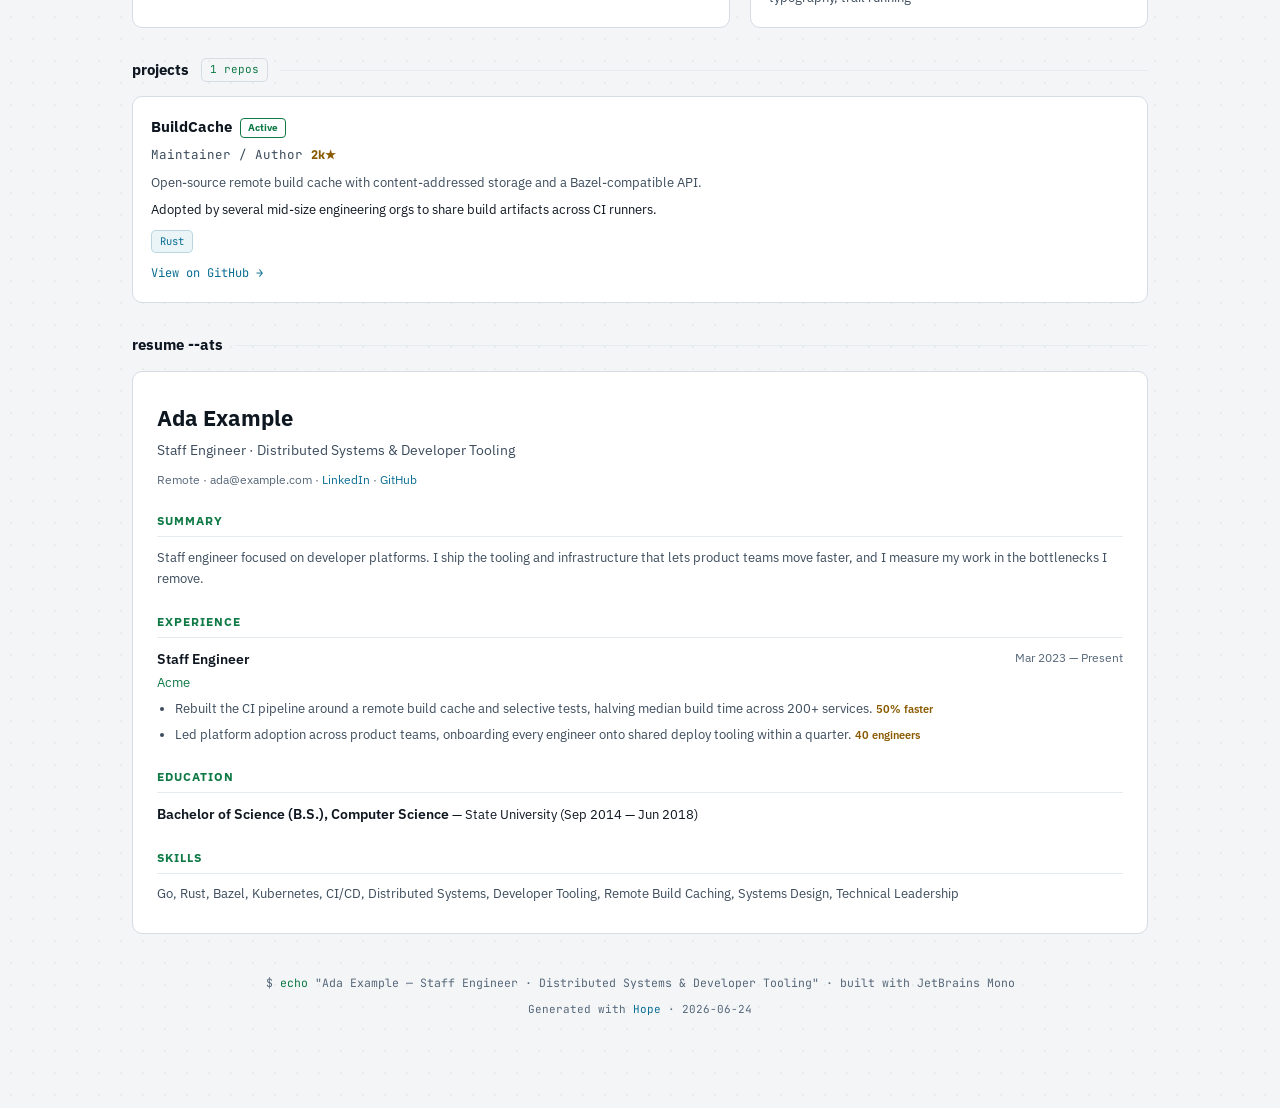
<file: assets/templates/portfolio/03-terminal.html>
<!DOCTYPE html>
<html data-theme="light">
<head>
<meta charset="utf-8">
<meta name="viewport" content="width=device-width, initial-scale=1">
<link rel="preconnect" href="https://fonts.googleapis.com"><link rel="preconnect" href="https://fonts.gstatic.com" crossorigin>
<link href="https://fonts.googleapis.com/css2?family=JetBrains+Mono:wght@400;500;600;700;800&family=IBM+Plex+Sans:wght@400;500;600;700&display=swap" rel="stylesheet">
<style>
:root{color-scheme:light dark;--bg:#F3F5F7;--panel:#FFFFFF;--panel2:#F8FAFC;--bord:#D5DCE4;--bord2:#E6EBF0;--tx:#0E1620;--tx2:#3C4C5C;--tx3:#566779;--grn:#0F7A46;--cyan:#0A6E93;--amber:#8A5A00;--mag:#8340C0;--grid:rgba(15,122,70,.06);--winbar-bg:rgba(0,0,0,.02);--chip-bg:rgba(10,110,147,.08);--chip-bord:rgba(10,110,147,.22);--err:#D64545;--mono:"JetBrains Mono",monospace;--sans:"IBM Plex Sans",sans-serif}
[data-theme="dark"]{--bg:#0B0F14;--panel:#11171F;--panel2:#0E141B;--bord:#212C38;--bord2:#1A2330;--tx:#E4ECF3;--tx2:#9FB0C0;--tx3:#7C90A4;--grn:#3DDC84;--cyan:#36C5F0;--amber:#F0B429;--mag:#C792EA;--grid:rgba(61,220,132,.04);--winbar-bg:rgba(255,255,255,.015);--chip-bg:rgba(54,197,240,.08);--chip-bord:rgba(54,197,240,.18)}
*{box-sizing:border-box}body{margin:0;background:var(--bg);color:var(--tx);font-family:var(--mono);-webkit-font-smoothing:antialiased;font-size:13px;line-height:1.6;background-image:radial-gradient(var(--grid) 1px,transparent 1px);background-size:22px 22px}
.tm{max-width:1080px;margin:0 auto;padding:36px 32px 90px}
.prompt{color:var(--tx3)}.prompt b{color:var(--grn);font-weight:600}.prompt .c{color:var(--cyan)}
.win{border:1px solid var(--bord);border-radius:10px;background:linear-gradient(180deg,var(--panel),var(--panel2));overflow:hidden}
.winbar{display:flex;align-items:center;gap:8px;padding:10px 14px;border-bottom:1px solid var(--bord);background:var(--winbar-bg)}
.dot{width:11px;height:11px;border-radius:50%}.d1{background:#FF5F56}.d2{background:#FFBD2E}.d3{background:#27C93F}
.wintitle{margin-left:8px;color:var(--tx3);font-size:11.5px}
.hero{display:grid;grid-template-columns:auto 1fr;gap:24px;padding:26px 26px}
.avatar{width:92px;height:92px;border-radius:10px;object-fit:cover;border:1px solid var(--bord);filter:saturate(.92)}
.avatar-placeholder{width:92px;height:92px;border-radius:10px;border:1px solid var(--bord);background:var(--panel2);display:flex;align-items:center;justify-content:center;font-size:32px;font-weight:700;color:var(--grn)}
.name{font-family:var(--sans);font-size:clamp(24px,6vw,34px);font-weight:700;letter-spacing:-.02em;margin:0;line-height:1.05;overflow-wrap:anywhere}
.role{color:var(--grn);font-size:13px;margin-top:6px}
.bio{font-family:var(--sans);color:var(--tx2);font-size:14.5px;line-height:1.6;margin-top:14px;max-width:760px}
.bio em{color:var(--cyan);font-style:normal;font-weight:600}
.meta{display:flex;flex-wrap:wrap;gap:18px;margin-top:16px;font-size:11.5px;color:var(--tx3)}
.meta span b{color:var(--tx2);font-weight:500}
.meta a{color:var(--cyan);text-decoration:none}
.meta a svg{width:14px;height:14px;vertical-align:-2px;margin-right:3px}
.kpis{display:grid;grid-template-columns:repeat(4,1fr);gap:14px;margin:22px 0}
.kpi{border:1px solid var(--bord);border-radius:9px;background:var(--panel);padding:16px 16px 14px;position:relative;overflow:hidden}
.kpi::before{content:"";position:absolute;left:0;top:0;bottom:0;width:3px;background:var(--grn)}
.kpi:nth-child(2)::before{background:var(--cyan)}.kpi:nth-child(3)::before{background:var(--amber)}.kpi:nth-child(4)::before{background:var(--mag)}
.kpi .v{font-size:26px;font-weight:800;letter-spacing:-.02em;color:var(--tx)}
.kpi .k{font-size:11px;color:var(--tx3);margin-top:8px;line-height:1.4}
.sec{margin-top:30px}
.sechd{display:flex;align-items:center;gap:12px;margin-bottom:14px}
.sechd .h{font-family:var(--sans);font-size:15px;font-weight:700;color:var(--tx);margin:0}
.sechd .tag{font-size:11px;color:var(--grn);border:1px solid var(--bord);border-radius:5px;padding:2px 8px}
.sechd .line{flex:1;height:1px;background:var(--bord2)}
.log{border:1px solid var(--bord);border-radius:10px;background:var(--panel2);padding:6px 0}
.commit{display:grid;grid-template-columns:96px 16px 1fr auto;gap:14px;align-items:baseline;padding:11px 18px;border-bottom:1px solid var(--bord2)}
.commit:last-child{border-bottom:0}
.commit .dt{color:var(--tx3);font-size:11.5px}
.graph{position:relative;display:flex;justify-content:center}
.node{width:11px;height:11px;border-radius:50%;background:var(--grn);border:2px solid var(--bg);box-shadow:0 0 0 1px var(--grn)}
.node.edu{background:var(--cyan);box-shadow:0 0 0 1px var(--cyan)}
.commit .lbl{font-family:var(--sans);font-size:14px;font-weight:600;color:var(--tx)}
.commit .org{color:var(--tx3);font-weight:400;font-size:12px}
.commit .mx{color:var(--amber);font-size:11.5px;text-align:right;white-space:nowrap}
.roles{display:flex;flex-direction:column;gap:14px}
.rc{border:1px solid var(--bord);border-radius:10px;background:var(--panel);overflow:hidden}
.rch{display:flex;justify-content:space-between;align-items:flex-start;gap:16px;padding:16px 18px;border-bottom:1px solid var(--bord2);flex-wrap:wrap}
.rch .rt{font-family:var(--sans);font-size:17px;font-weight:700;color:var(--tx);margin:0}
.rch .rco{color:var(--grn);font-size:12.5px;margin-top:2px}
.rch .rd{color:var(--tx3);font-size:11.5px;white-space:nowrap}
.rch .rkpis{color:var(--tx3);font-size:10.5px;margin-top:4px;text-align:right}
.live{display:inline-block;font-size:10px;color:var(--grn);border:1px solid var(--grn);border-radius:4px;padding:1px 7px;margin-left:8px;white-space:nowrap;vertical-align:middle}
.cbody{padding:6px 18px 16px}
.ct{padding:14px 0;border-bottom:1px solid var(--bord2)}
.ct:last-child{border-bottom:0}
.cdomain{font-size:10.5px;letter-spacing:.06em;text-transform:uppercase;color:var(--tx3)}
.cmetric{display:inline-block;font-size:19px;font-weight:800;color:var(--amber);letter-spacing:-.01em;margin:4px 0 2px}
.cmetric .csubj{font-family:var(--sans);font-weight:500;font-size:12.5px;color:var(--tx2);letter-spacing:0;margin-left:4px}
.cimpact{font-family:var(--sans);font-size:14px;color:var(--tx);line-height:1.55;margin-top:2px}
.caction{font-family:var(--sans);font-size:12.5px;color:var(--tx2);line-height:1.6;margin-top:6px}
.cs{display:flex;flex-wrap:wrap;gap:6px;margin-top:9px}
.chip{font-size:10.5px;color:var(--cyan);background:var(--chip-bg);border:1px solid var(--chip-bord);border-radius:5px;padding:2px 8px}
.cols{display:grid;grid-template-columns:1.5fr 1fr;gap:20px}
.skpanel{border:1px solid var(--bord);border-radius:10px;background:var(--panel);padding:18px}
.skcat{margin-bottom:18px}.skcat:last-child{margin-bottom:0}
.skcat h3{font-size:11px;letter-spacing:.08em;text-transform:uppercase;color:var(--grn);margin:0 0 10px}
.sk{display:grid;grid-template-columns:1fr auto;gap:10px 14px;align-items:center;padding:5px 0}
.sk .nm{font-family:var(--sans);font-size:13px;color:var(--tx)}
.meter{display:flex;gap:3px;align-items:center}
.blk{width:18px;height:9px;border-radius:2px;background:var(--bord)}
.blk.on{background:var(--grn)}
.lv{color:var(--tx3);font-size:10.5px;width:58px;text-align:right}
.edu-item{padding:11px 0;border-bottom:1px solid var(--bord2)}.edu-item:last-child{border-bottom:0}
.edu-item .d{font-family:var(--sans);font-size:13.5px;font-weight:600;color:var(--tx)}
.edu-item .i{color:var(--tx2);font-size:12px}
.edu-item .y{color:var(--tx3);font-size:11px;margin-top:2px}

/* ── Projects ── */
.proj{border:1px solid var(--bord);border-radius:10px;background:var(--panel);padding:18px;margin-bottom:14px}
.projhead{display:flex;justify-content:space-between;align-items:flex-start;gap:12px;flex-wrap:wrap}
.projname{font-family:var(--sans);font-size:15px;font-weight:700;color:var(--tx)}
.projname .live{font-size:10px}
.projdate{color:var(--tx3);font-size:11.5px;white-space:nowrap}
.projtag{color:var(--tx2);font-size:12.5px;margin-top:6px}
.projmetric{display:inline-block;color:var(--amber);font-weight:800;font-size:12px;margin-left:8px}
.projdesc{font-family:var(--sans);color:var(--tx2);font-size:13px;line-height:1.6;margin:8px 0 0}
.projimpact{font-family:var(--sans);color:var(--tx);font-size:13px;line-height:1.55;margin:6px 0 0}
.cskills{display:flex;flex-wrap:wrap;gap:6px;margin-top:10px}
.projlink{margin-top:10px}
.projlink a{color:var(--cyan);font-size:12px;text-decoration:none}

/* ── Resume ATS ── */
.resume-view{border:1px solid var(--bord);border-radius:10px;background:var(--panel);padding:28px 24px;font-family:var(--sans);color:var(--tx)}
.resume-view h2{font-size:22px;font-weight:700;margin:0 0 4px}
.resume-view h3{font-size:12px;letter-spacing:.08em;text-transform:uppercase;color:var(--grn);margin:22px 0 10px;border-bottom:1px solid var(--bord2);padding-bottom:6px}
.resume-headline{color:var(--tx2);font-size:14px;margin:0 0 8px}
.resume-contact{color:var(--tx3);font-size:12px;margin-bottom:6px}
.resume-contact a{color:var(--cyan);text-decoration:none}
.resume-summary{color:var(--tx2);font-size:13px;line-height:1.65;margin:0}
.rentry{margin-bottom:14px}
.rentry:last-child{margin-bottom:0}
.rentryhead{display:flex;justify-content:space-between;gap:12px;flex-wrap:wrap}
.rtitle{font-weight:600;font-size:14px;color:var(--tx)}
.rdates{color:var(--tx3);font-size:12px;white-space:nowrap}
.rorg{color:var(--grn);font-size:12.5px;margin-top:2px}
.rentry ul{margin:6px 0 0;padding-left:18px;color:var(--tx2);font-size:13px;line-height:1.65}
.rentry li{margin-bottom:4px}
.rentry li strong{color:var(--amber);font-weight:600;font-size:11px}
.resume-skills{color:var(--tx2);font-size:13px;line-height:1.6;margin:0}

/* ── Social cards ── */
.soc-grid{display:grid;grid-template-columns:repeat(auto-fill,minmax(280px,1fr));gap:14px}
.soc-card{border:1px solid var(--bord);border-radius:10px;background:var(--panel);padding:16px 18px;display:flex;flex-direction:column;gap:10px}
.soc-head{display:flex;align-items:center;gap:8px}
.soc-head svg{width:18px;height:18px;color:var(--tx3)}
.soc-platform{font-family:var(--sans);font-size:13px;font-weight:600;color:var(--tx)}
.soc-pinned{font-size:10px;color:var(--amber);border:1px solid var(--amber);border-radius:4px;padding:1px 7px;margin-left:auto}
.soc-caption{font-family:var(--sans);color:var(--tx2);font-size:12.5px;line-height:1.55}
.soc-link{color:var(--cyan);font-size:12px;text-decoration:none;margin-top:auto}

/* ── Footer ── */
.foot{margin-top:40px;color:var(--tx3);font-size:11.5px;text-align:center}
.foot .grn{color:var(--grn)}
.foot-gen{margin-top:8px;color:var(--tx3);font-size:11px;text-align:center}
.foot-gen a{color:var(--cyan);text-decoration:none}

@media(max-width:820px){.tm{padding:24px 16px}.hero{grid-template-columns:1fr}.kpis{grid-template-columns:1fr 1fr}.cols{grid-template-columns:1fr}.commit{grid-template-columns:80px 16px 1fr;gap:10px}.commit .mx{grid-column:3;text-align:left}.soc-grid{grid-template-columns:1fr}}
</style>
</head>
<body>
<div id="root"></div>
<script src="data.js"></script>
<script src="template-utils.js"></script>
<script>
(function () {
  var D = window.HOPE_DATA;
  if (!D) { document.getElementById('root').innerHTML = '<p style="color:var(--err);padding:40px">HOPE_DATA not found — is data.js loaded?</p>'; return; }

  var id   = D.identity || {};
  var meta = D.meta || {};
  var links = id.links || [];

  /* ── Derived values ── */
  var name     = meta.name || id.name || '';
  var headline = meta.headline || '';
  var location = id.location || '';
  var email    = id.email || '';
  var phone    = id.phone || '';
  var photo    = id.photo || '';
  var summary  = id.summary || '';
  var genDate  = meta.generation_date || '';

  /* ── Stats ── */
  var stats = (D.overview && D.overview.headline_stats) || [];

  /* ── Timeline ── */
  var timeline = (D.timeline || []).map(function (t) {
    return {
      period: fmtPeriod(t.date_start, t.date_end, '\u2026'),
      label: String(t.label||'').split(' @ ')[0],
      org: t.org,
      metric: t.metric || '',
      nodeCls: (t.type === 'education' || t.type === 'certification') ? 'node edu' : 'node'
    };
  });
  var tlCount = timeline.length;

  /* ── Roles ── */
  var roles = flattenContribs(D.experience);
  var roleCount = roles.length;

  /* ── Skills ── */
  var skillGroups = (D.skills && D.skills.order || []).map(function (catName) {
    var cat = D.skills.categories[catName] || { items: [] };
    return {
      name: catName,
      items: (cat.items || []).map(function (it) {
        return {
          name: it.name,
          years: it.years ? it.years + 'yr' : '',
          level: it.level,
          bars: bars(it.level, 'blk on', 'blk')
        };
      })
    };
  });

  /* ── Education & Certs ── */
  var education = (D.education || []).map(function (e) {
    return { degree_line: e.degree_line, institution: e.institution, dates: e.dates };
  });
  var certs = (D.certifications || []).map(function (c) {
    return { name: c.name, issuer: c.issuer };
  });
  var interests = (D.overview && D.overview.interests || []).join(', ');

  /* ── fmtPeriod for roles (now lowercase, ellipsis separator) ── */
  function rolePeriod(s, e) {
    var a = fy(s), b = e ? fy(e) : 'now';
    return a === b ? a : a + '\u2026' + b;
  }

  /* ── Links HTML (all links) ── */
  var linksHtml = links.map(function (lnk) {
    if (!lnk || !lnk.url) return '';
    return '<span><a href="' + esc(lnk.url) + '" target="_blank" rel="noopener">' +
      brandSvg(lnk.kind) + ' ' + esc(lnk.label) + '</a></span>';
  }).join('');

  /* ── Avatar HTML ── */
  var avatarHtml = photo
    ? '<img class="avatar" src="' + esc(photo) + '" alt="' + esc(name) + '">'
    : '<div class="avatar-placeholder">' + esc(name.charAt(0)) + '</div>';

  /* ── Stats HTML ── */
  var statsHtml = stats.map(function (s) {
    return '<div class="kpi"><div class="v">' + esc(s.value) + '</div><div class="k">' + esc(s.label) + '</div></div>';
  }).join('');

  /* ── Identity stats (identity.stats) ── */
  var idStats = id.stats || [];
  var idStatsHtml = '';
  if (idStats.length) {
    idStatsHtml = '<div class="sec">' +
      '<div class="sechd"><h2 class="h">identity.stats</h2><span class="line"></span></div>' +
      '<div class="kpis">' +
      idStats.map(function (s) {
        return '<div class="kpi"><div class="v">' + esc(s.value) + '</div><div class="k">' + esc(s.label) + '</div></div>';
      }).join('') +
      '</div></div>';
  }

  /* ── Timeline HTML ── */
  var timelineHtml = timeline.map(function (t) {
    return '<div class="commit tlrow">' +
      '<div class="dt">' + esc(t.period) + '</div>' +
      '<div class="graph"><span class="' + esc(t.nodeCls) + '"></span></div>' +
      '<div><span class="lbl">' + esc(t.label) + '</span> <span class="org">@ ' + esc(t.org) + '</span></div>' +
      '<div class="mx">' + esc(t.metric) + '</div>' +
    '</div>';
  }).join('');

  /* ── Roles HTML ── */
  var rolesHtml = roles.map(function (r) {
    var liveBadge = r.is_current ? '<span class="live">\u25CF live</span>' : '';
    var k = r.kpis || {};
    var kpiParts = [];
    if (k.ic != null)     kpiParts.push(k.ic + ' ic');
    if (k.lead != null)   kpiParts.push(k.lead + ' lead');
    if (k.metric != null) kpiParts.push(k.metric + ' metric');
    var kpiHtml = kpiParts.length ? '<div class="rkpis">' + esc(kpiParts.join(' \u00B7 ')) + '</div>' : '';
    var itemsHtml = r.items.map(function (c) {
      var metricHtml = '';
      if (c.metric) {
        var arrow = metricArrow(c.metricDir);
        var subj = c.metricSubject ? '<span class="csubj">' + esc(c.metricSubject) + '</span>' : '';
        metricHtml = '<div class="cmetric">' + (arrow ? esc(arrow) + ' ' : '') + esc(c.metric) + subj + '</div>';
      }
      var skillsHtml = c.skills.map(function (sk) {
        return '<span class="chip">' + esc(sk) + '</span>';
      }).join('');
      return '<div class="ct">' +
        '<div class="cdomain">' + esc(c.domain) + '</div>' +
        metricHtml +
        '<div class="cimpact">' + esc(c.impact) + '</div>' +
        '<div class="caction">' + esc(c.action) + '</div>' +
        '<div class="cs">' + skillsHtml + '</div>' +
      '</div>';
    }).join('');
    return '<div class="rc tlrow">' +
      '<div class="rch"><div>' +
        '<h3 class="rt">' + esc(r.role_title) + liveBadge + '</h3>' +
        '<div class="rco">' + esc(r.company) + '</div>' +
      '</div>' +
      '<div><div class="rd">' + esc(r.dates) + '</div>' + kpiHtml + '</div></div>' +
      '<div class="cbody">' + itemsHtml + '</div>' +
    '</div>';
  }).join('');

  /* ── Skills HTML ── */
  var skillsLeftHtml = skillGroups.map(function (g) {
    var itemsHtml = g.items.map(function (sk) {
      var barsHtml = sk.bars.map(function (b) {
        return '<span class="' + esc(b.cls) + '"></span>';
      }).join('');
      return '<div class="sk">' +
        '<span class="nm">' + esc(sk.name) + '</span>' +
        '<div class="meter" role="img" aria-label="proficiency ' + esc(sk.level) + ' of 4">' + barsHtml + '<span class="lv">' + esc(sk.years) + '</span></div>' +
      '</div>';
    }).join('');
    return '<div class="skcat"><h3>' + esc(g.name) + '</h3>' + itemsHtml + '</div>';
  }).join('');

  /* ── Education HTML ── */
  var educationHtml = education.map(function (e) {
    return '<div class="edu-item">' +
      '<div class="d">' + esc(e.degree_line) + '</div>' +
      '<div class="i">' + esc(e.institution) + '</div>' +
      '<div class="y">' + esc(e.dates) + '</div>' +
    '</div>';
  }).join('');

  /* ── Certs HTML ── */
  var certsHtml = certs.map(function (c) {
    return '<div class="edu-item">' +
      '<div class="d" style="font-size:12.5px">' + esc(c.name) + '</div>' +
      '<div class="i">' + esc(c.issuer) + '</div>' +
    '</div>';
  }).join('');

  /* ── Projects HTML (from template-utils) ── */
  var projectsSection = '';
  if (D.projects && D.projects.length) {
    projectsSection = '<div class="sec">' +
      '<div class="sechd"><h2 class="h">projects</h2><span class="tag">' + esc(D.projects.length) + ' repos</span><span class="line"></span></div>' +
      renderProjectsHtml(D.projects) +
    '</div>';
  }

  /* ── Resume ATS HTML (from template-utils) ── */
  var resumeSection = '';
  if (D.resume) {
    resumeSection = '<div class="sec">' +
      '<div class="sechd"><h2 class="h">resume --ats</h2><span class="line"></span></div>' +
      renderResumeHtml(D.resume, meta) +
    '</div>';
  }

  /* ── Social HTML (from template-utils) ── */
  var socialSection = '';
  var social = D.social || [];
  if (social.length) {
    socialSection = '<div class="sec">' +
      '<div class="sechd"><h2 class="h">social</h2><span class="tag">' + esc(social.length) + ' posts</span><span class="line"></span></div>' +
      '<div class="soc-grid">' + renderSocialHtml(social) + '</div>' +
    '</div>';
  }

  /* ── Footer HTML (from template-utils) ── */
  var footerHtml = renderFooterHtml(meta);

  /* ── Meta HTML (location, email, phone, ALL links) ── */
  var metaHtml = '';
  if (location) metaHtml += '<span><b>' + esc(location) + '</b></span>';
  if (email)    metaHtml += '<span>' + esc(email) + '</span>';
  if (phone)    metaHtml += '<span>' + esc(phone) + '</span>';
  metaHtml += linksHtml;

  /* ── Assemble full page ── */
  var html =
    '<div class="tm">' +
      '<div class="prompt" style="margin-bottom:14px">$ <b>' + esc(name.split(' ')[0].toLowerCase()) + '</b>@portfolio:<span class="c">~</span>$ cat profile.json <span style="color:var(--tx3)">\u2014 generated ' + esc(genDate) + '</span></div>' +

      /* ── Profile window ── */
      '<div class="win">' +
        '<div class="winbar"><span class="dot d1"></span><span class="dot d2"></span><span class="dot d3"></span><span class="wintitle">profile \u00B7 ' + esc(name) + '</span></div>' +
        '<div class="hero">' +
          avatarHtml +
          '<div>' +
            '<h1 class="name">' + esc(name) + '</h1>' +
            '<div class="role">' + esc(headline) + '</div>' +
            '<p class="bio">' + esc(summary) + '</p>' +
            '<div class="meta">' + metaHtml + '</div>' +
          '</div>' +
        '</div>' +
      '</div>' +

      /* ── KPIs (overview stats) ── */
      (statsHtml ? '<div class="kpis">' + statsHtml + '</div>' : '') +

      /* ── Identity stats ── */
      idStatsHtml +

      /* ── Timeline ── */
      '<div class="sec">' +
        '<div class="sechd"><h2 class="h">git log --career</h2><span class="tag">' + esc(tlCount) + ' commits</span><span class="line"></span></div>' +
        '<div class="log">' + timelineHtml + '</div>' +
      '</div>' +

      /* ── Experience ── */
      '<div class="sec">' +
        '<div class="sechd"><h2 class="h">experience</h2><span class="tag">' + esc(roleCount) + ' roles</span><span class="line"></span></div>' +
        '<div class="roles">' + rolesHtml + '</div>' +
      '</div>' +

      /* ── Skills & Credentials ── */
      '<div class="sec">' +
        '<div class="sechd"><h2 class="h">skills &amp; credentials</h2><span class="line"></span></div>' +
        '<div class="cols">' +
          '<div class="skpanel">' + skillsLeftHtml + '</div>' +
          '<div>' +
            '<div class="skpanel" style="margin-bottom:14px">' +
              '<div class="skcat"><h3>Education</h3>' + educationHtml + '</div>' +
            '</div>' +
            '<div class="skpanel">' +
              '<div class="skcat"><h3>Certifications</h3>' + certsHtml + '</div>' +
              '<div class="skcat" style="margin-top:14px"><h3>Interests</h3>' +
                '<div class="i" style="font-family:var(--sans);color:var(--tx2)">' + esc(interests) + '</div>' +
              '</div>' +
            '</div>' +
          '</div>' +
        '</div>' +
      '</div>' +

      /* ── Projects ── */
      projectsSection +

      /* ── Resume ATS ── */
      resumeSection +

      /* ── Social ── */
      socialSection +

      /* ── Footer ── */
      '<div class="foot">$ <span class="grn">echo</span> "' + esc(name) + ' \u2014 ' + esc(headline) + '" \u00B7 built with JetBrains Mono</div>' +
      footerHtml +

    '</div>';

  document.getElementById('root').innerHTML = html;

  /* ── Entrance animation (horizontal for Terminal) ── */
  revealRows('.tlrow', 'translateX(-10px)');
})();
</script>
<script src="switcher.js"></script>
</body>
</html>
</file>
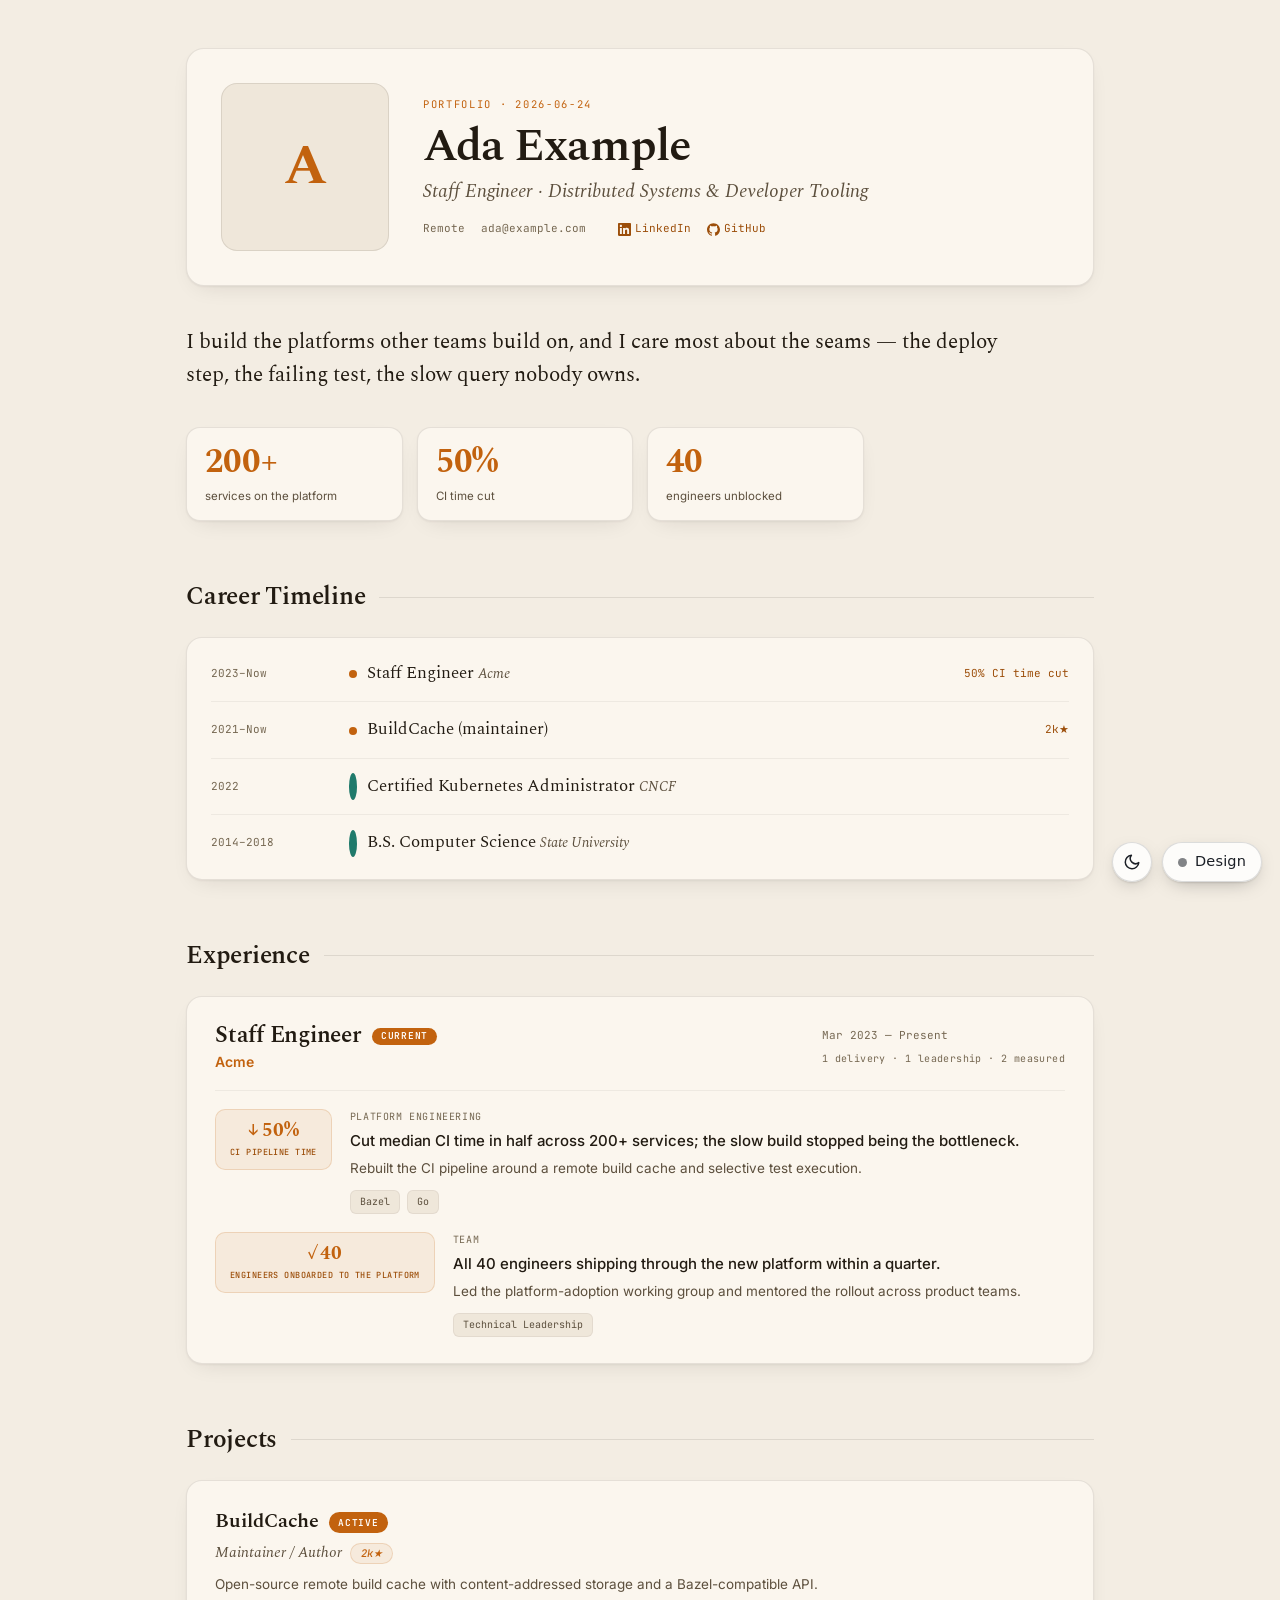
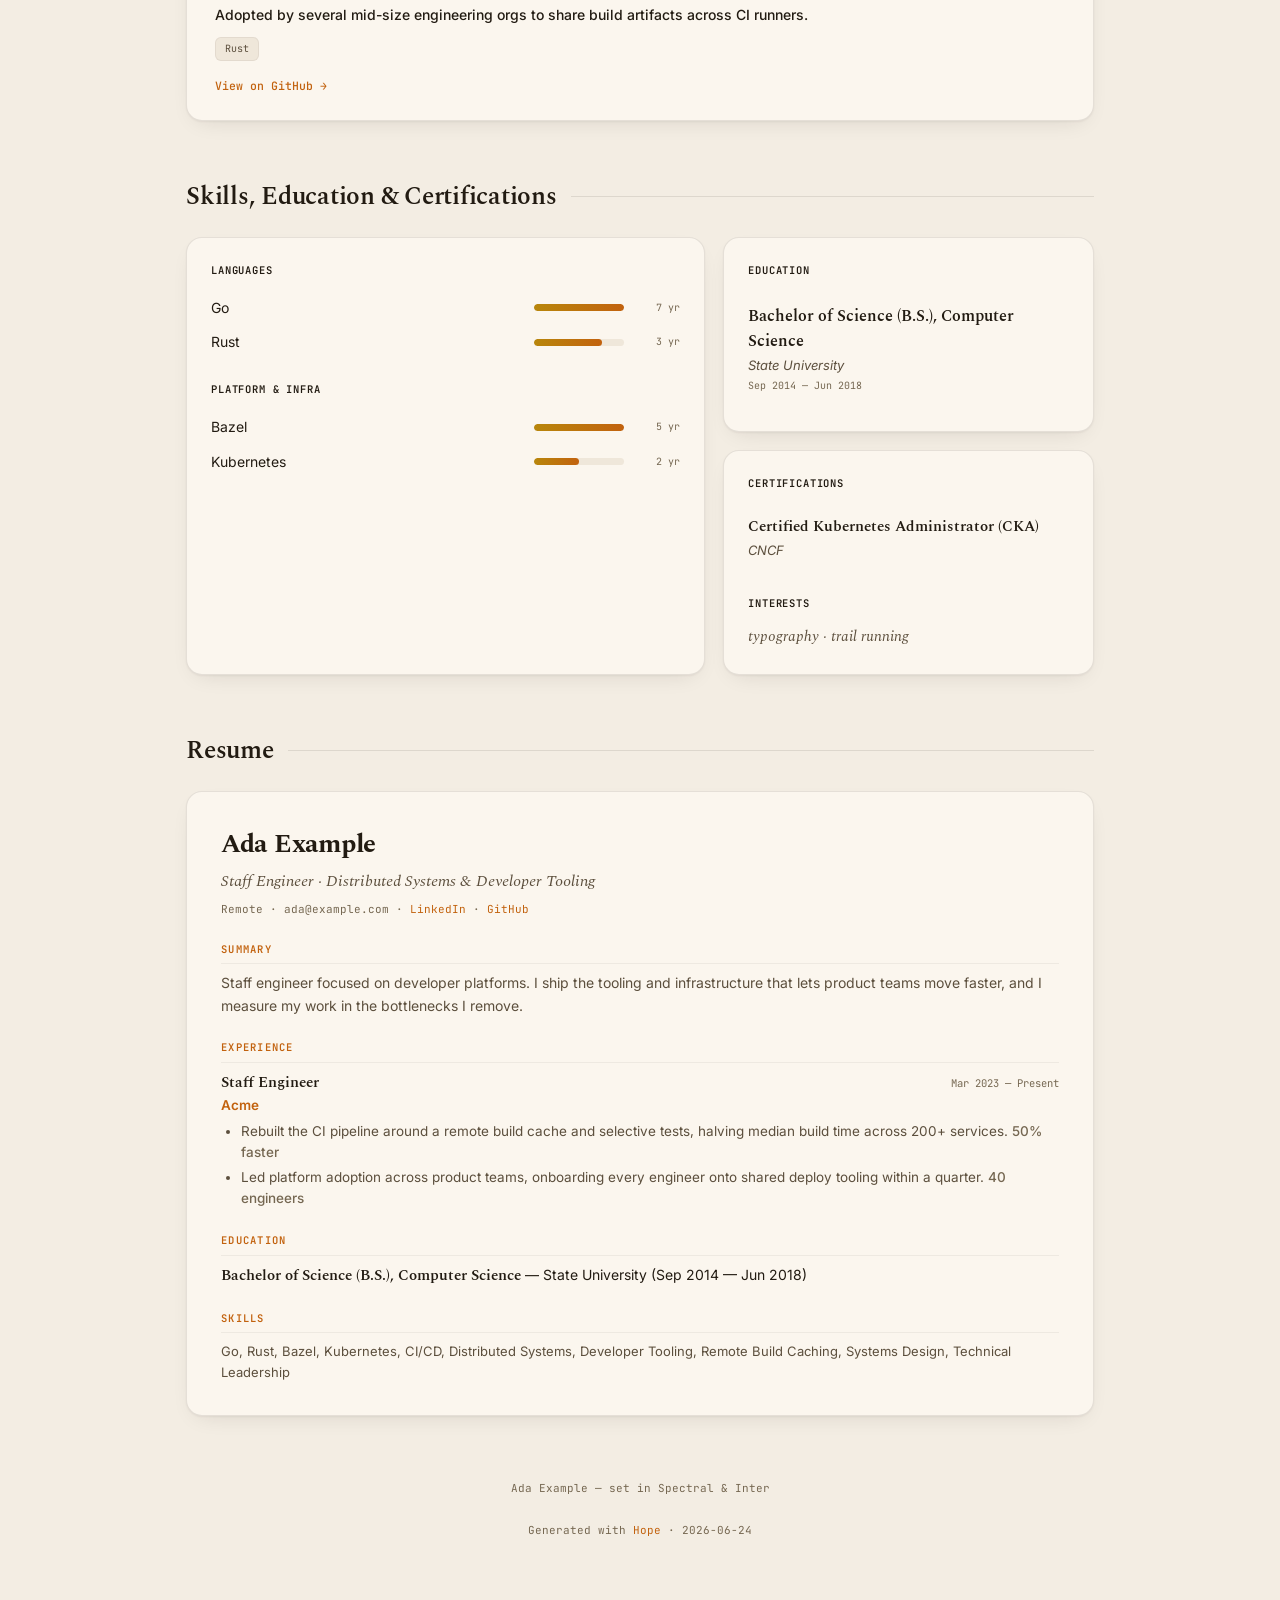
<file: assets/templates/portfolio/04-warm-refined.html>
<!DOCTYPE html>
<html>
<head>
<meta charset="utf-8">
<meta name="viewport" content="width=device-width, initial-scale=1">
<link rel="preconnect" href="https://fonts.googleapis.com"><link rel="preconnect" href="https://fonts.gstatic.com" crossorigin>
<link href="https://fonts.googleapis.com/css2?family=Spectral:ital,wght@0,400;0,500;0,600;0,700;1,400&family=Inter:wght@400;500;600;700&family=JetBrains+Mono:wght@400;500;600&display=swap" rel="stylesheet">
<style>
:root{color-scheme:light dark;--paper:#F3EDE3;--paper2:#EFE7DA;--card:#FBF6EE;--cardh:#FFFCF5;--ink:#221B12;--ink2:#5C4F3D;--ink3:#756751;--line:rgba(34,27,18,.10);--line2:rgba(34,27,18,.06);--orange:#C2620E;--orange2:#9C4E0A;--teal:#1F7A6B;--gold:#B8860B;--shadow:0 1px 2px rgba(34,27,18,.05),0 8px 24px -12px rgba(34,27,18,.16);--serif:"Spectral",Georgia,serif;--sans:"Inter",system-ui,sans-serif;--mono:"JetBrains Mono",monospace}
/* ── Dark theme — warm near-black paper, warm off-white ink, brightened orange/teal/gold accents ── */
[data-theme="dark"]{color-scheme:dark;--paper:#1A1611;--paper2:#221D16;--card:#221C15;--cardh:#2A2318;--ink:#F1E9DC;--ink2:#C4B7A3;--ink3:#9A8D7A;--line:rgba(241,233,220,.12);--line2:rgba(241,233,220,.07);--orange:#E8873A;--orange2:#D9822F;--teal:#4FB3A0;--gold:#D9A93A;--shadow:0 1px 2px rgba(0,0,0,.4),0 10px 28px -14px rgba(0,0,0,.7)}
/* dark overrides for colors set outside :root — retint accent fills, flip pill text to dark ink on bright accent for AA */
[data-theme="dark"] .badge{background:rgba(232,135,58,.14);border-color:rgba(232,135,58,.30)}
[data-theme="dark"] .badge.none{background:rgba(79,179,160,.12);border-color:rgba(79,179,160,.30)}
[data-theme="dark"] .projmetric{background:rgba(232,135,58,.14);border-color:rgba(232,135,58,.30)}
[data-theme="dark"] .live{color:var(--paper)}
[data-theme="dark"] .soc-pinned{color:var(--paper)}
*{box-sizing:border-box}body{margin:0;background:var(--paper);color:var(--ink);font-family:var(--sans);-webkit-font-smoothing:antialiased;font-size:14.5px;line-height:1.6}
.wr{max-width:980px;margin:0 auto;padding:48px 36px 96px}
.lbl{font-family:var(--mono);font-size:10.5px;letter-spacing:.16em;text-transform:uppercase;color:var(--orange)}
.hero{display:grid;grid-template-columns:168px 1fr;gap:34px;align-items:center;background:var(--card);border:1px solid var(--line);border-radius:18px;padding:34px;box-shadow:var(--shadow)}
.photo{width:168px;height:168px;border-radius:16px;object-fit:cover;border:1px solid var(--line)}
.name{font-family:var(--serif);font-size:clamp(30px,7vw,46px);font-weight:600;letter-spacing:-.02em;line-height:1;margin:10px 0 0;overflow-wrap:anywhere}
.headline{font-family:var(--serif);font-style:italic;font-size:19px;color:var(--ink2);margin:10px 0 0;line-height:1.35;overflow-wrap:anywhere}
.meta{display:flex;flex-wrap:wrap;gap:8px 16px;margin-top:16px;font-family:var(--mono);font-size:11px;color:var(--ink3)}
.meta a{color:var(--orange2);text-decoration:none}
.meta .link-icon{display:inline-flex;align-items:center;gap:4px}
.meta .link-icon svg{width:13px;height:13px}
.summary{font-family:var(--serif);font-size:21px;line-height:1.55;color:var(--ink);margin:40px 0 0;max-width:820px}
.summary b{color:var(--orange);font-weight:600}
.stats{display:grid;grid-template-columns:repeat(4,1fr);gap:14px;margin:36px 0}
.stat{background:var(--card);border:1px solid var(--line);border-radius:14px;padding:18px 18px 16px;box-shadow:var(--shadow)}
.stat .v{font-family:var(--serif);font-size:33px;font-weight:700;letter-spacing:-.02em;color:var(--orange);line-height:1}
.stat .k{font-size:11.5px;color:var(--ink2);margin-top:9px;line-height:1.4}
.sec{margin-top:56px}
.sectitle{display:flex;align-items:center;gap:14px;margin-bottom:20px}
.sectitle h2{font-family:var(--serif);font-size:25px;font-weight:600;margin:0;letter-spacing:-.01em}
.sectitle .fill{flex:1;height:1px;background:var(--line)}
.tl{background:var(--card);border:1px solid var(--line);border-radius:16px;padding:8px 24px;box-shadow:var(--shadow)}
.tlrow{display:grid;grid-template-columns:120px 1fr auto;gap:18px;align-items:center;padding:14px 0;border-bottom:1px solid var(--line2)}
.tlrow:last-child{border-bottom:0}
.tldate{font-family:var(--mono);font-size:11px;color:var(--ink3)}
.tllabel{font-family:var(--serif);font-size:17px}
.tldot{display:inline-block;width:8px;height:8px;border-radius:50%;background:var(--orange);margin-right:10px;vertical-align:middle}
.tldot.edu{background:var(--teal)}
.tlorg{color:var(--ink2);font-style:italic;font-size:14px}
.tlmetric{font-family:var(--mono);font-size:11px;color:var(--orange2);text-align:right;white-space:nowrap}
.role{background:var(--card);border:1px solid var(--line);border-radius:16px;padding:26px 28px;margin-bottom:16px;box-shadow:var(--shadow)}
.rh{display:flex;justify-content:space-between;align-items:flex-start;gap:18px;flex-wrap:wrap;padding-bottom:16px;border-bottom:1px solid var(--line2)}
.rt{font-family:var(--serif);font-size:23px;font-weight:600;letter-spacing:-.01em;line-height:1.1}
.rco{color:var(--orange);font-weight:600}
.rd{font-family:var(--mono);font-size:11px;color:var(--ink3);white-space:nowrap;margin-top:4px}
.live{display:inline-block;font-family:var(--mono);font-size:9.5px;letter-spacing:.08em;text-transform:uppercase;color:#fff;background:var(--orange);border-radius:20px;padding:3px 9px;margin-left:10px;vertical-align:middle}
.contribs{display:flex;flex-direction:column;gap:18px;margin-top:18px}
.contrib{display:grid;grid-template-columns:auto 1fr;gap:18px;align-items:start}
.badge{font-family:var(--serif);font-size:19px;font-weight:700;color:var(--orange);background:rgba(194,98,14,.08);border:1px solid rgba(194,98,14,.18);border-radius:10px;padding:10px 14px;white-space:nowrap;text-align:center;min-width:96px;line-height:1.2}
.badge.none{background:rgba(31,122,107,.07);border-color:rgba(31,122,107,.18);color:var(--teal);font-family:var(--mono);font-size:10px;letter-spacing:.06em;text-transform:uppercase;font-weight:500;display:flex;align-items:center;justify-content:center}
.badge .bsubj{display:block;font-family:var(--mono);font-size:8.5px;font-weight:500;letter-spacing:.05em;text-transform:uppercase;color:var(--orange2);margin-top:5px;line-height:1.35;white-space:normal}
.rkpi{font-family:var(--mono);font-size:10px;color:var(--ink3);letter-spacing:.04em;text-align:right;margin-top:6px}
.cdomain{font-family:var(--mono);font-size:10px;letter-spacing:.06em;text-transform:uppercase;color:var(--ink3)}
.cimpact{font-size:15px;font-weight:500;line-height:1.5;margin-top:5px}
.caction{font-size:13.5px;color:var(--ink2);line-height:1.6;margin-top:6px}
.cs{display:flex;flex-wrap:wrap;gap:7px;margin-top:10px;align-items:flex-start}
.chip{font-family:var(--mono);font-size:10px;color:var(--ink2);background:var(--paper2);border:1px solid var(--line2);border-radius:6px;padding:3px 9px;white-space:nowrap}
.cols{display:grid;grid-template-columns:1.4fr 1fr;gap:18px}
.panel{background:var(--card);border:1px solid var(--line);border-radius:16px;padding:24px;box-shadow:var(--shadow)}
.skcat{margin-bottom:22px}.skcat:last-child{margin-bottom:0}
.skcat h3{font-family:var(--mono);font-size:10.5px;letter-spacing:.08em;text-transform:uppercase;color:var(--ink);margin:0 0 12px;font-weight:600}
.sk{display:grid;grid-template-columns:1fr 90px 44px;gap:12px;align-items:center;padding:6px 0}
.sk .nm{font-size:14px}
.track{height:7px;background:var(--paper2);border-radius:20px;overflow:hidden}
.fillb{height:100%;background:linear-gradient(90deg,var(--gold),var(--orange));border-radius:20px}
.yr{font-family:var(--mono);font-size:10px;color:var(--ink3);text-align:right}
.edu{padding:13px 0;border-bottom:1px solid var(--line2)}.edu:last-child{border-bottom:0}
.edu .d{font-family:var(--serif);font-size:16px;font-weight:600}
.edu .i{color:var(--ink2);font-size:13px;font-style:italic}
.edu .y{font-family:var(--mono);font-size:10px;color:var(--ink3);margin-top:2px}
.interests{font-family:var(--serif);font-style:italic;color:var(--ink2);font-size:15px;line-height:1.7}
.foot{margin-top:64px;text-align:center;font-family:var(--mono);font-size:11px;color:var(--ink3)}
/* ── Projects section ─────────────────────────────────────────── */
.proj{background:var(--card);border:1px solid var(--line);border-radius:16px;padding:24px 28px;margin-bottom:16px;box-shadow:var(--shadow)}
.projhead{display:flex;justify-content:space-between;align-items:flex-start;gap:14px;flex-wrap:wrap}
.projname{font-family:var(--serif);font-size:20px;font-weight:600;letter-spacing:-.01em}
.projdate{font-family:var(--mono);font-size:11px;color:var(--ink3);white-space:nowrap;margin-top:4px}
.projtag{font-family:var(--serif);font-style:italic;font-size:14.5px;color:var(--ink2);margin-top:6px;line-height:1.45}
.projmetric{display:inline-block;font-family:var(--mono);font-size:10.5px;color:var(--orange);background:rgba(194,98,14,.08);border:1px solid rgba(194,98,14,.18);border-radius:20px;padding:2px 10px;margin-left:8px;vertical-align:middle;font-weight:500}
.projdesc{font-size:13.5px;color:var(--ink2);line-height:1.6;margin:10px 0 0}
.projimpact{font-size:14px;font-weight:500;line-height:1.5;margin:8px 0 0;color:var(--ink)}
.cskills{display:flex;flex-wrap:wrap;gap:7px;margin-top:12px}
.projlink{margin-top:12px}
.projlink a{font-family:var(--mono);font-size:11.5px;color:var(--orange);text-decoration:none;font-weight:500}
.projlink a:hover{text-decoration:underline}
/* ── Resume ATS section ───────────────────────────────────────── */
.resume-view{background:var(--card);border:1px solid var(--line);border-radius:16px;padding:32px 34px;box-shadow:var(--shadow);font-size:14px;line-height:1.6}
.resume-view h2{font-family:var(--serif);font-size:26px;font-weight:700;margin:0 0 4px;letter-spacing:-.01em;color:var(--ink)}
.resume-view h3{font-family:var(--mono);font-size:10.5px;letter-spacing:.12em;text-transform:uppercase;color:var(--orange);margin:22px 0 8px;font-weight:600;border-bottom:1px solid var(--line2);padding-bottom:6px}
.resume-headline{font-family:var(--serif);font-style:italic;font-size:16px;color:var(--ink2);margin:0 0 6px}
.resume-contact{font-family:var(--mono);font-size:11px;color:var(--ink3);margin-bottom:6px}
.resume-contact a{color:var(--orange);text-decoration:none}
.resume-summary{color:var(--ink2);margin:0 0 6px}
.rentry{margin-bottom:14px}
.rentry:last-child{margin-bottom:0}
.rentryhead{display:flex;justify-content:space-between;align-items:baseline;gap:12px;flex-wrap:wrap}
.rtitle{font-family:var(--serif);font-weight:600;font-size:15px}
.rdates{font-family:var(--mono);font-size:10.5px;color:var(--ink3);white-space:nowrap}
.rorg{color:var(--orange);font-weight:600;font-size:13.5px;margin-bottom:4px}
.resume-view ul{margin:4px 0 0;padding-left:20px;color:var(--ink2);font-size:13.5px}
.resume-view li{margin-bottom:3px}
.resume-view li strong{color:var(--ink3);font-weight:500}
.resume-skills{color:var(--ink2);margin:0;font-size:13px}
/* ── Social section ───────────────────────────────────────────── */
.soc-grid{display:grid;grid-template-columns:1fr 1fr;gap:16px}
.soc-card{background:var(--card);border:1px solid var(--line);border-radius:14px;padding:20px 22px;box-shadow:var(--shadow)}
.soc-head{display:flex;align-items:center;gap:8px;margin-bottom:10px}
.soc-head svg{width:18px;height:18px;color:var(--orange)}
.soc-platform{font-family:var(--mono);font-size:11px;letter-spacing:.06em;text-transform:uppercase;color:var(--ink2);font-weight:500}
.soc-pinned{font-family:var(--mono);font-size:9px;letter-spacing:.08em;text-transform:uppercase;color:#fff;background:var(--teal);border-radius:20px;padding:2px 8px;margin-left:auto}
.soc-caption{font-size:13.5px;color:var(--ink2);line-height:1.55;margin-bottom:10px}
.soc-link{font-family:var(--mono);font-size:11.5px;color:var(--orange);text-decoration:none;font-weight:500}
.soc-link:hover{text-decoration:underline}
/* ── Footer generation line ───────────────────────────────────── */
.foot-gen{margin-top:24px;text-align:center;font-family:var(--mono);font-size:11px;color:var(--ink3)}
.foot-gen a{color:var(--orange);text-decoration:none}
.foot-gen a:hover{text-decoration:underline}
@media(max-width:820px){.wr{padding:30px 18px}.hero{grid-template-columns:1fr;text-align:center;justify-items:center}.name{font-size:38px}.stats{grid-template-columns:1fr 1fr}.cols{grid-template-columns:1fr}.contrib{grid-template-columns:1fr}.tlrow{grid-template-columns:1fr auto}.tldate{grid-column:1/-1}.soc-grid{grid-template-columns:1fr}}
</style>
</head>
<body>
<div id="root"></div>
<script src="data.js"></script>
<script src="template-utils.js"></script>
<script>
(function () {
  var D = window.HOPE_DATA;
  if (!D) { document.getElementById('root').innerHTML = '<p style="padding:40px;font-family:sans-serif">No data found. Make sure <code>data.js</code> is present.</p>'; return; }

  var id = D.identity || {};
  var meta = D.meta || {};
  var links = id.links || [];

  /* ── helpers ──────────────────────────────────────────────── */
  function fyLocal(x) { return x ? x.split('-')[0] : ''; }
  function fmtPeriodLocal(s, e) { var a = fyLocal(s), b = e ? fyLocal(e) : 'Now'; return a === b ? a : a + '\u2013' + b; }

  /* ── identity / meta ─────────────────────────────────────── */
  var name      = meta.name || id.name || '';
  var headline  = meta.headline || '';
  var location  = id.location || '';
  var email     = id.email || '';
  var phone     = id.phone || '';
  var genDate   = meta.generation_date || '';
  var photo     = id.photo || '';
  var summary   = id.summary || '';

  /* ── all links ───────────────────────────────────────────── */
  var linksHtml = links.map(function (lnk) {
    if (!lnk || !lnk.url) return '';
    return '<a class="link-icon" href="' + esc(lnk.url) + '" target="_blank" rel="noopener">' +
      brandSvg(lnk.kind) + ' ' + esc(lnk.label) + '</a>';
  }).join('');

  /* ── stats ───────────────────────────────────────────────── */
  var stats = (D.overview && D.overview.headline_stats || []);
  var statsHtml = stats.map(function (s) {
    return '<div class="stat"><div class="v">' + esc(s.value) + '</div><div class="k">' + esc(s.label) + '</div></div>';
  }).join('');

  /* ── timeline ────────────────────────────────────────────── */
  var timeline = (D.timeline || []).map(function (t) {
    var period = fmtPeriodLocal(t.date_start, t.date_end);
    var label  = String(t.label||'').split(' @ ')[0];
    var org    = t.org || '';
    var metric = t.metric || '';
    var dotCls = (t.type === 'education' || t.type === 'certification') ? 'tldot edu' : 'tldot';
    return { period: period, label: label, org: org, metric: metric, dotCls: dotCls };
  });
  var timelineHtml = timeline.map(function (t) {
    return '<div class="tlrow">' +
      '<div class="tldate">' + esc(t.period) + '</div>' +
      '<div class="tllabel"><span class="' + t.dotCls + '"></span>' + esc(t.label) + ' <span class="tlorg">' + esc(t.org) + '</span></div>' +
      '<div class="tlmetric">' + esc(t.metric) + '</div>' +
    '</div>';
  }).join('');

  /* ── experience / roles ──────────────────────────────────── */
  var roles = flattenContribs(D.experience);
  var rolesHtml = roles.map(function (r) {
    var currentPill = r.is_current ? '<span class="live">Current</span>' : '';
    var itemsHtml = r.items.map(function (c) {
      var metric    = c.metric;
      var badgeCls  = metric ? 'badge' : 'badge none';
      var arrow     = metric ? metricArrow(c.metricDir) : '';
      var badgeText = metric ? (arrow ? arrow + ' ' : '') + metric : (c.kind === 'lead' ? 'Leadership' : '');
      var badgeSub  = (metric && c.metricSubject) ? '<span class="bsubj">' + esc(c.metricSubject) + '</span>' : '';
      var skillsHtml = c.skills.map(function (sk) {
        return '<span class="chip">' + esc(sk) + '</span>';
      }).join('');
      return '<div class="contrib">' +
        '<div class="' + badgeCls + '">' + esc(badgeText) + badgeSub + '</div>' +
        '<div>' +
          '<div class="cdomain">' + esc(c.domain) + '</div>' +
          '<div class="cimpact">' + esc(c.impact) + '</div>' +
          '<div class="caction">' + esc(c.action) + '</div>' +
          '<div class="cs">' + skillsHtml + '</div>' +
        '</div>' +
      '</div>';
    }).join('');
    var kp = r.kpis || {};
    var kpiBits = [];
    if (kp.ic)     kpiBits.push(kp.ic + ' delivery');
    if (kp.lead)   kpiBits.push(kp.lead + ' leadership');
    if (kp.metric) kpiBits.push(kp.metric + ' measured');
    var kpiLine = kpiBits.length ? '<div class="rkpi">' + esc(kpiBits.join(' · ')) + '</div>' : '';
    return '<div class="role">' +
      '<div class="rh"><div>' +
        '<div class="rt">' + esc(r.role_title) + currentPill + '</div>' +
        '<div class="rco" style="font-family:var(--sans);font-size:14px;margin-top:3px">' + esc(r.company) + '</div>' +
      '</div><div><div class="rd">' + esc(r.dates) + '</div>' + kpiLine + '</div></div>' +
      '<div class="contribs">' + itemsHtml + '</div>' +
    '</div>';
  }).join('');

  /* ── skill groups ────────────────────────────────────────── */
  var skillGroups = (D.skills && D.skills.order || []).map(function (catName) {
    var cat = D.skills.categories[catName] || { items: [] };
    return {
      name: catName,
      items: (cat.items || []).map(function (it) {
        return {
          name: it.name,
          years: it.years ? it.years + ' yr' : '',
          level: it.level,
          w: 'width:' + (it.level / 4 * 100) + '%'
        };
      })
    };
  });
  var skillGroupsHtml = skillGroups.map(function (g) {
    var itemsHtml = g.items.map(function (sk) {
      return '<div class="sk">' +
        '<span class="nm">' + esc(sk.name) + '</span>' +
        '<div class="track" role="img" aria-label="Proficiency ' + esc(sk.level) + ' of 4"><div class="fillb" style="' + sk.w + '"></div></div>' +
        '<span class="yr">' + esc(sk.years) + '</span>' +
      '</div>';
    }).join('');
    return '<div class="skcat"><h3>' + esc(g.name) + '</h3>' + itemsHtml + '</div>';
  }).join('');

  /* ── education ───────────────────────────────────────────── */
  var education = (D.education || []);
  var eduHtml = education.map(function (e) {
    return '<div class="edu">' +
      '<div class="d">' + esc(e.degree_line) + '</div>' +
      '<div class="i">' + esc(e.institution) + '</div>' +
      '<div class="y">' + esc(e.dates) + '</div>' +
    '</div>';
  }).join('');

  /* ── certifications ──────────────────────────────────────── */
  var certs = (D.certifications || []);
  var certsHtml = certs.map(function (c) {
    return '<div class="edu">' +
      '<div class="d" style="font-size:14.5px">' + esc(c.name) + '</div>' +
      '<div class="i">' + esc(c.issuer) + '</div>' +
    '</div>';
  }).join('');

  /* ── interests ───────────────────────────────────────────── */
  var interests = (D.overview && D.overview.interests || []).join(' \u00B7 ');

  /* ── projects (from template-utils) ──────────────────────── */
  var projectsSec = '';
  var projects = D.projects || [];
  if (projects.length) {
    projectsSec = '<div class="sec">' +
      '<div class="sectitle"><h2>Projects</h2><span class="fill"></span></div>' +
      renderProjectsHtml(projects) +
    '</div>';
  }

  /* ── resume ATS (from template-utils) ────────────────────── */
  var resumeSec = '';
  if (D.resume) {
    resumeSec = '<div class="sec">' +
      '<div class="sectitle"><h2>Resume</h2><span class="fill"></span></div>' +
      renderResumeHtml(D.resume, meta) +
    '</div>';
  }

  /* ── social (from template-utils) ────────────────────────── */
  var socialSec = '';
  var social = D.social || [];
  if (social.length) {
    socialSec = '<div class="sec">' +
      '<div class="sectitle"><h2>Social</h2><span class="fill"></span></div>' +
      '<div class="soc-grid">' + renderSocialHtml(social) + '</div>' +
    '</div>';
  }

  /* ── footer (from template-utils) ────────────────────────── */
  var footerHtml = renderFooterHtml(meta);

  /* ── photo fallback ──────────────────────────────────────── */
  var photoTag = photo
    ? '<img class="photo" src="' + esc(photo) + '" alt="' + esc(name) + '">'
    : '<div class="photo" style="background:var(--paper2);display:flex;align-items:center;justify-content:center;font-family:var(--serif);font-size:56px;font-weight:700;color:var(--orange)">' + esc(name.charAt(0)) + '</div>';

  /* ── assemble full page ──────────────────────────────────── */
  var html =
    '<div class="wr">' +

      /* hero */
      '<div class="hero">' + photoTag + '<div>' +
        '<div class="lbl">Portfolio \u00B7 ' + esc(genDate) + '</div>' +
        '<h1 class="name">' + esc(name) + '</h1>' +
        '<div class="headline">' + esc(headline) + '</div>' +
        '<div class="meta">' +
          '<span>' + esc(location) + '</span>' +
          '<span>' + esc(email) + '</span>' +
          '<span>' + esc(phone) + '</span>' +
          linksHtml +
        '</div>' +
      '</div></div>' +

      /* summary */
      '<p class="summary">' + esc(summary) + '</p>' +

      /* stats */
      (statsHtml ? '<div class="stats">' + statsHtml + '</div>' : '') +

      /* career timeline */
      '<div class="sec"><div class="sectitle"><h2>Career Timeline</h2><span class="fill"></span></div>' +
        '<div class="tl">' + timelineHtml + '</div>' +
      '</div>' +

      /* experience */
      '<div class="sec"><div class="sectitle"><h2>Experience</h2><span class="fill"></span></div>' +
        rolesHtml +
      '</div>' +

      /* projects */
      projectsSec +

      /* skills, education & certifications */
      '<div class="sec"><div class="sectitle"><h2>Skills, Education &amp; Certifications</h2><span class="fill"></span></div>' +
        '<div class="cols">' +
          '<div class="panel">' + skillGroupsHtml + '</div>' +
          '<div>' +
            '<div class="panel" style="margin-bottom:18px">' +
              '<div class="skcat"><h3>Education</h3>' + eduHtml + '</div>' +
            '</div>' +
            '<div class="panel">' +
              '<div class="skcat"><h3>Certifications</h3>' + certsHtml + '</div>' +
              '<div class="skcat" style="margin-top:18px"><h3>Interests</h3>' +
                '<div class="interests">' + esc(interests) + '</div>' +
              '</div>' +
            '</div>' +
          '</div>' +
        '</div>' +
      '</div>' +

      /* resume ATS */
      resumeSec +

      /* social */
      socialSec +

      /* footer */
      '<div class="foot">' + esc(name) + ' \u2014 set in Spectral &amp; Inter</div>' +
      footerHtml +

    '</div>';

  document.getElementById('root').innerHTML = html;

  /* ── entrance animation ──────────────────────────────────── */
  revealRows('.tlrow');

})();
</script>
<script src="switcher.js"></script>
</body>
</html>
</file>
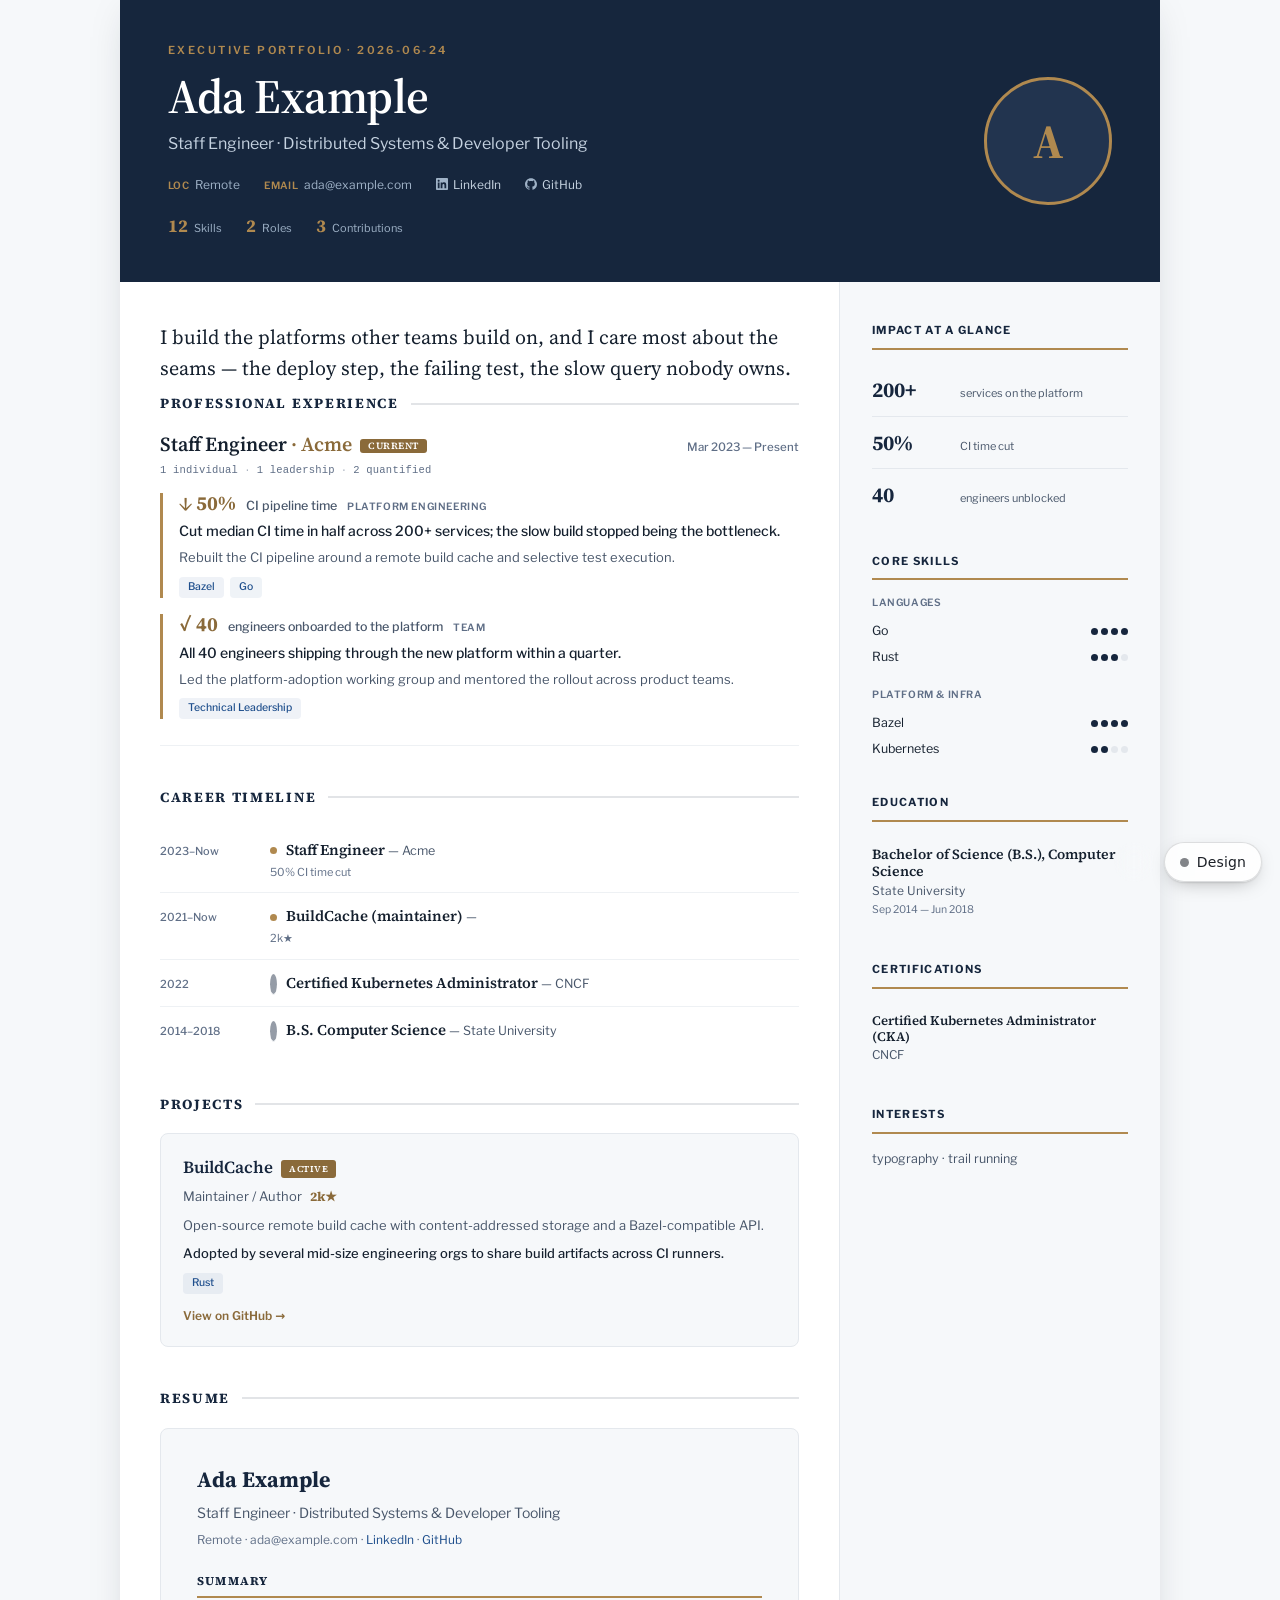
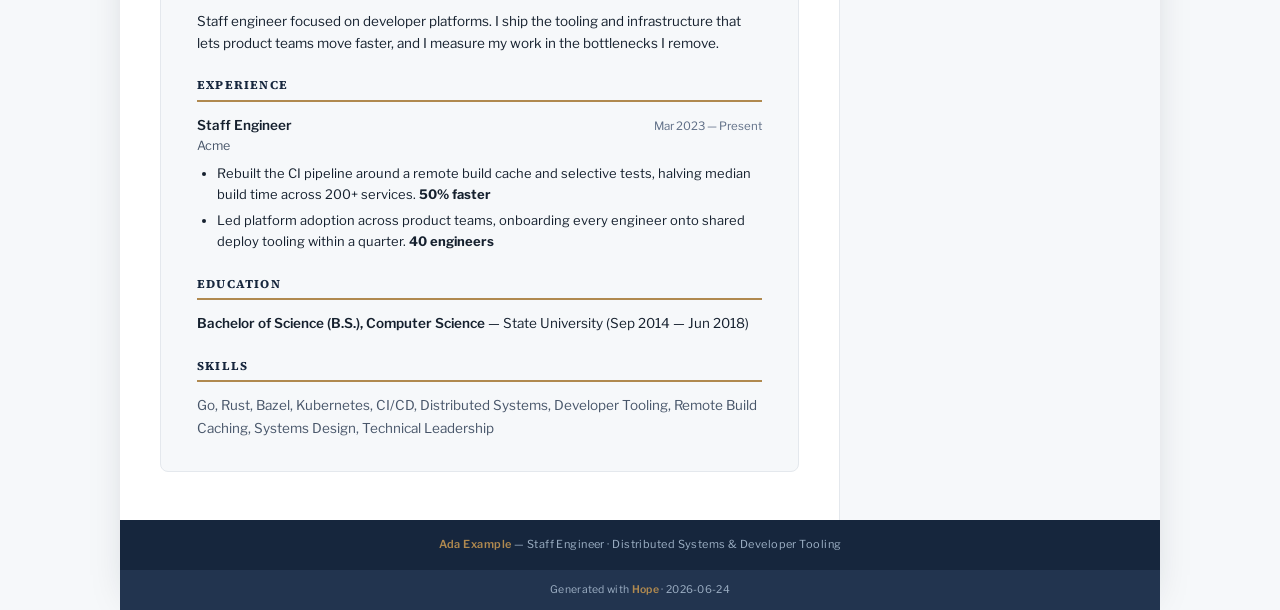
<file: assets/templates/portfolio/05-executive.html>
<!DOCTYPE html>
<html>
<head>
<meta charset="utf-8">
<meta name="viewport" content="width=device-width, initial-scale=1">
<link rel="preconnect" href="https://fonts.googleapis.com"><link rel="preconnect" href="https://fonts.gstatic.com" crossorigin>
<link href="https://fonts.googleapis.com/css2?family=Source+Serif+4:opsz,wght@8..60,400;8..60,500;8..60,600;8..60,700&family=Libre+Franklin:wght@400;500;600;700&display=swap" rel="stylesheet">
<style>
:root{color-scheme:light dark;--bg:#FFFFFF;--ink:#15202E;--ink2:#475569;--ink3:#5F6E86;--navy:#16263D;--navy2:#22344F;--line:#E4E8ED;--line2:#EEF1F4;--gold:#B0894F;--gold2:#8A6A3A;--blue:#1E4E8C;--soft:#F6F8FA;--serif:"Source Serif 4",Georgia,serif;--sans:"Libre Franklin",system-ui,sans-serif}
/* ── Dark theme (deep navy/graphite — preserves Executive character; managed by switcher.js) ── */
[data-theme="dark"]{--bg:#161E29;--ink:#EAEFF4;--ink2:#AEBCCB;--ink3:#8493A3;--navy:#9FB4CD;--navy2:#1B2836;--line:#28323F;--line2:#1E2732;--gold:#CDA363;--gold2:#DCB87C;--blue:#86B4EA;--soft:#0F151D}
[data-theme="dark"] .ex{box-shadow:0 1px 40px -16px rgba(0,0,0,.6)}
[data-theme="dark"] .band{background:#1B2C42}
[data-theme="dark"] .foot{background:#152233}
[data-theme="dark"] .chip{background:rgba(134,180,234,.14)}
[data-theme="dark"] .live,[data-theme="dark"] .soc-pinned{color:#0F151D}
[data-theme="dark"] .foot-gen{color:#98ABBF}
*{box-sizing:border-box}body{margin:0;background:var(--soft);color:var(--ink);font-family:var(--sans);-webkit-font-smoothing:antialiased;font-size:14px;line-height:1.6}
.ex{max-width:1040px;margin:0 auto;background:var(--bg);box-shadow:0 1px 40px -16px rgba(21,32,46,.25)}
.band{background:var(--navy);color:#fff;padding:42px 48px;display:grid;grid-template-columns:1fr auto;gap:32px;align-items:center}
.eyebrow{font-size:11px;letter-spacing:.22em;text-transform:uppercase;color:var(--gold);font-weight:600}
.name{font-family:var(--serif);font-size:clamp(30px,7vw,48px);font-weight:600;letter-spacing:-.01em;line-height:1;margin:12px 0 0;color:#fff;overflow-wrap:anywhere}
.headline{font-size:16px;color:#C5D2E0;margin:12px 0 0;max-width:560px;line-height:1.45}
.contact{display:flex;flex-wrap:wrap;gap:8px 24px;margin-top:20px;font-size:12px;color:#9FB2C7}
.contact .g{color:var(--gold);font-weight:600;letter-spacing:.04em;text-transform:uppercase;font-size:10px;margin-right:6px}
.contact a{color:#C5D2E0;text-decoration:none}
.contact .link-icon{display:inline-flex;align-items:center;gap:5px}
.contact .link-icon svg{width:12px;height:12px;fill:currentColor;vertical-align:middle}
.photo{width:128px;height:128px;border-radius:50%;object-fit:cover;border:3px solid var(--gold)}
.body{display:grid;grid-template-columns:1fr 320px}
.main{padding:40px 40px 48px;border-right:1px solid var(--line)}
.side{padding:40px 32px 48px;background:var(--soft)}
.lede{font-family:var(--serif);font-size:20px;line-height:1.55;color:var(--ink);margin:0 0 8px}
.lede b{color:var(--gold2);font-weight:600}
.sh{display:flex;align-items:center;gap:12px;margin:40px 0 18px}
.sh h2{font-family:var(--serif);font-size:14px;font-weight:700;text-transform:uppercase;letter-spacing:.12em;margin:0;color:var(--navy)}
.sh .ln{flex:1;height:2px;background:var(--navy);opacity:.12}
.sh.first{margin-top:8px}
.role{padding:0 0 26px;margin-bottom:26px;border-bottom:1px solid var(--line2);position:relative}
.role:last-child{border-bottom:0;margin-bottom:0;padding-bottom:0}
.rh{display:flex;justify-content:space-between;align-items:baseline;gap:16px;flex-wrap:wrap}
.rt{font-family:var(--serif);font-size:20px;font-weight:600;line-height:1.1}
.rco{color:var(--gold2);font-weight:600}
.rd{font-size:11.5px;color:var(--ink3);white-space:nowrap;font-weight:500}
.rkpi{font-family:ui-monospace,"SF Mono",Menlo,monospace;font-size:10.5px;letter-spacing:.02em;color:var(--ink3);margin-top:6px}
.rkpi .sep{opacity:.5;margin:0 6px}
.live{display:inline-block;font-size:9.5px;letter-spacing:.06em;text-transform:uppercase;color:#fff;background:var(--gold2);border-radius:3px;padding:2px 8px;margin-left:8px;vertical-align:middle;font-weight:600}
.contribs{display:flex;flex-direction:column;gap:16px;margin-top:14px}
.contrib{border-left:3px solid var(--line);padding-left:16px}
.contrib.hasm{border-left-color:var(--gold)}
.cmrow{display:flex;align-items:baseline;gap:10px;flex-wrap:wrap}
.cmetric{font-family:var(--serif);font-size:20px;font-weight:700;color:var(--gold2);line-height:1}
.csubject{font-size:12.5px;color:var(--ink2);font-weight:500;line-height:1.4}
.cdomain{font-size:10px;letter-spacing:.06em;text-transform:uppercase;color:var(--ink3);font-weight:600}
.cimpact{font-size:14px;font-weight:500;line-height:1.5;margin-top:6px}
.caction{font-size:13px;color:var(--ink2);line-height:1.6;margin-top:6px}
.cs{display:flex;flex-wrap:wrap;gap:6px;margin-top:9px}
.chip{font-size:10.5px;color:var(--blue);background:rgba(30,78,140,.07);border-radius:4px;padding:2px 9px;font-weight:500;white-space:nowrap}
.tl{margin-top:4px}
.tlrow{display:grid;grid-template-columns:96px 1fr;gap:14px;align-items:baseline;padding:11px 0;border-bottom:1px solid var(--line2)}
.tlrow:last-child{border-bottom:0}
.tldate{font-size:11px;color:var(--ink3);font-weight:500}
.tllabel{font-family:var(--serif);font-size:15px;font-weight:600}
.tldot{display:inline-block;width:7px;height:7px;border-radius:50%;background:var(--gold);margin-right:9px;vertical-align:middle}
.tldot.edu{background:var(--navy);opacity:.45}
.tlorg{color:var(--ink2);font-weight:400;font-family:var(--sans);font-size:12.5px}
.tlmetric{font-size:11px;color:var(--ink3);margin-top:2px}
.sideh{font-size:11px;letter-spacing:.12em;text-transform:uppercase;color:var(--navy);font-weight:700;margin:0 0 14px;padding-bottom:8px;border-bottom:2px solid var(--gold)}
.sideblk{margin-bottom:32px}.sideblk:last-child{margin-bottom:0}
.kpi{display:flex;align-items:baseline;gap:10px;padding:9px 0;border-bottom:1px solid var(--line)}
.kpi:last-child{border-bottom:0}
.kpi .v{font-family:var(--serif);font-size:21px;font-weight:700;color:var(--navy);white-space:nowrap;min-width:78px}
.kpi .k{font-size:11px;color:var(--ink2);line-height:1.35}
.skcat{margin-bottom:16px}
.skcat h4{font-size:10px;letter-spacing:.06em;text-transform:uppercase;color:var(--ink3);margin:0 0 8px;font-weight:600}
.sk{display:grid;grid-template-columns:1fr auto;gap:6px 10px;align-items:center;padding:3px 0}
.sk .nm{font-size:12.5px}
.dots{display:flex;gap:3px}
.dt{width:7px;height:7px;border-radius:50%;background:var(--line)}
.dt.on{background:var(--navy)}
.edu{padding:10px 0;border-bottom:1px solid var(--line)}.edu:last-child{border-bottom:0}
.edu .d{font-family:var(--serif);font-size:14px;font-weight:600;line-height:1.25}
.edu .i{color:var(--ink2);font-size:12px}
.edu .y{font-size:10.5px;color:var(--ink3);margin-top:2px}
.interests{font-size:12.5px;color:var(--ink2);line-height:1.7}
.foot{background:var(--navy);color:#9FB2C7;text-align:center;padding:16px;font-size:11px;letter-spacing:.04em}
.foot b{color:var(--gold);font-weight:600}

/* ── Identity Stats row ───────────────────────────────────────────────────── */
.id-stats{display:flex;gap:24px;margin-top:16px}
.id-stat{display:flex;align-items:baseline;gap:6px;font-size:12px;color:#9FB2C7}
.id-stat .sv{font-family:var(--serif);font-size:18px;font-weight:700;color:var(--gold)}
.id-stat .sl{font-size:11px}

/* ── Projects section ─────────────────────────────────────────────────────── */
.proj{background:var(--soft);border:1px solid var(--line);border-radius:8px;padding:20px 22px;margin-bottom:16px}
.proj:last-child{margin-bottom:0}
.projhead{display:flex;justify-content:space-between;align-items:baseline;gap:12px;flex-wrap:wrap}
.projname{font-family:var(--serif);font-size:17px;font-weight:600;color:var(--navy)}
.projname .live{font-size:9px}
.projdate{font-size:11px;color:var(--ink3);font-weight:500;white-space:nowrap}
.projtag{font-size:13px;color:var(--ink2);margin-top:6px;line-height:1.5}
.projmetric{display:inline-block;font-family:var(--serif);font-size:13px;font-weight:700;color:var(--gold2);margin-left:8px}
.projdesc{font-size:13px;color:var(--ink2);line-height:1.6;margin:8px 0 0}
.projimpact{font-size:13px;font-weight:500;color:var(--ink);line-height:1.5;margin:8px 0 0}
.cskills{display:flex;flex-wrap:wrap;gap:6px;margin-top:10px}
.projlink{margin-top:10px}
.projlink a{font-size:12px;font-weight:600;color:var(--gold2);text-decoration:none}
.projlink a:hover{text-decoration:underline}

/* ── Resume ATS section ───────────────────────────────────────────────────── */
.resume-wrap{background:var(--soft);border:1px solid var(--line);border-radius:8px;padding:32px 36px;margin-top:8px}
.resume-view{font-family:var(--sans);font-size:13.5px;line-height:1.65;color:var(--ink)}
.resume-view h2{font-family:var(--serif);font-size:22px;font-weight:700;color:var(--navy);margin:0 0 4px}
.resume-headline{font-size:14px;color:var(--ink2);margin:0 0 6px}
.resume-contact{font-size:12px;color:var(--ink3);margin-bottom:18px}
.resume-contact a{color:var(--blue);text-decoration:none}
.resume-view h3{font-family:var(--serif);font-size:12px;font-weight:700;text-transform:uppercase;letter-spacing:.1em;color:var(--navy);border-bottom:2px solid var(--gold);padding-bottom:4px;margin:22px 0 12px}
.resume-summary{margin:0 0 12px}
.rentry{margin-bottom:14px}
.rentryhead{display:flex;justify-content:space-between;align-items:baseline;gap:12px;flex-wrap:wrap}
.rtitle{font-weight:600;color:var(--ink)}
.rdates{font-size:11.5px;color:var(--ink3);white-space:nowrap}
.rorg{color:var(--ink2);font-size:12.5px}
.resume-view ul{margin:6px 0 0;padding-left:20px}
.resume-view li{margin-bottom:4px;font-size:13px}
.resume-skills{margin:0;color:var(--ink2)}

/* ── Social section ───────────────────────────────────────────────────────── */
.soc-grid{display:grid;grid-template-columns:repeat(auto-fill,minmax(280px,1fr));gap:14px;margin-top:8px}
.soc-card{background:var(--soft);border:1px solid var(--line);border-radius:8px;padding:18px 20px}
.soc-head{display:flex;align-items:center;gap:8px;margin-bottom:10px}
.soc-head svg{width:18px;height:18px;fill:var(--navy)}
.soc-platform{font-size:12px;font-weight:600;color:var(--navy);text-transform:uppercase;letter-spacing:.04em}
.soc-pinned{font-size:9px;letter-spacing:.06em;text-transform:uppercase;color:#fff;background:var(--gold2);border-radius:3px;padding:2px 7px;font-weight:600;margin-left:auto}
.soc-caption{font-size:13px;color:var(--ink2);line-height:1.55;margin-bottom:10px}
.soc-link{font-size:12px;font-weight:600;color:var(--gold2);text-decoration:none}
.soc-link:hover{text-decoration:underline}

/* ── Footer generation line ───────────────────────────────────────────────── */
.foot-gen{background:var(--navy2);color:#9EB0C5;text-align:center;padding:12px 16px;font-size:10.5px;letter-spacing:.03em}
.foot-gen a{color:var(--gold);text-decoration:none;font-weight:600}
.foot-gen a:hover{text-decoration:underline}

@media(max-width:860px){.band{grid-template-columns:1fr;padding:30px 24px}.photo{width:96px;height:96px}.body{grid-template-columns:1fr}.main{border-right:0;padding:30px 22px}.side{padding:30px 22px}.soc-grid{grid-template-columns:1fr}.resume-wrap{padding:22px 18px}}
</style>
</head>
<body>
<div id="app"></div>
<script src="data.js"></script>
<script src="template-utils.js"></script>
<script>
(function () {
  var D = window.HOPE_DATA;
  if (!D) { document.getElementById('app').textContent = 'No data loaded.'; return; }

  var id   = D.identity || {};
  var meta = D.meta || {};
  var ov   = D.overview || {};

  /* ── Flatten experience ─────────────────────────────────────────────────── */
  var roles = flattenContribs(D.experience);

  /* ── Skill groups with dots ─────────────────────────────────────────────── */
  var skillGroups = (D.skills && D.skills.order || []).map(function (name) {
    var cat = (D.skills.categories[name] || { items: [] });
    return {
      name: name,
      items: (cat.items || []).map(function (it) {
        return { name: it.name, level: it.level, dots: bars(it.level, 'dt on', 'dt') };
      })
    };
  });

  /* ── Timeline ───────────────────────────────────────────────────────────── */
  var timeline = (D.timeline || []).map(function (t) {
    return {
      period: fmtPeriod(t.date_start, t.date_end),
      label:  String(t.label||'').split(' @ ')[0],
      org:    t.org,
      metric: t.metric || '',
      dotCls: (t.type === 'education' || t.type === 'certification') ? 'tldot edu' : 'tldot'
    };
  });

  /* ── Stats (overview headline_stats) ────────────────────────────────────── */
  var stats = (ov.headline_stats || []).map(function (s) {
    return { value: s.value, label: s.label };
  });

  /* ── Scalar values ──────────────────────────────────────────────────────── */
  var pName     = meta.name || id.name || '';
  var pHeadline = meta.headline || '';
  var pLocation = id.location || '';
  var pEmail    = id.email || '';
  var pPhone    = id.phone || '';
  var pGenDate  = meta.generation_date || '';
  var pPhoto    = id.photo || '';
  var pSummary  = id.summary || '';
  var pInterests= (ov.interests || []).join(' \u00B7 ');
  var links     = id.links || [];
  var idStats   = id.stats || {};

  var education      = (D.education || []);
  var certifications = (D.certifications || []);
  var projects       = D.projects || [];
  var resume         = D.resume || null;
  var social         = D.social || [];

  /* ── Helper: photo with fallback ────────────────────────────────────────── */
  var photoHtml = pPhoto
    ? '<img class="photo" src="' + esc(pPhoto) + '" alt="' + esc(pName) + '">'
    : '<div class="photo" style="display:flex;align-items:center;justify-content:center;background:var(--navy2);color:var(--gold);font-family:var(--serif);font-size:48px;font-weight:700">' + esc(pName.charAt(0)) + '</div>';

  /* ── Links row (ALL identity.links[]) ───────────────────────────────────── */
  var linksHtml = links.map(function (lnk) {
    if (!lnk || !lnk.url) return '';
    return '<span><span class="link-icon">' + brandSvg(lnk.kind) +
      ' <a href="' + esc(lnk.url) + '" target="_blank" rel="noopener">' + esc(lnk.label) + '</a></span></span>';
  }).join('');

  /* ── Identity stats row ─────────────────────────────────────────────────── */
  var idStatsHtml = '';
  if (idStats.skills || idStats.roles || idStats.contributions) {
    var bits = [];
    if (idStats.skills)        bits.push('<span class="id-stat"><span class="sv">' + esc(idStats.skills) + '</span><span class="sl">Skills</span></span>');
    if (idStats.roles)         bits.push('<span class="id-stat"><span class="sv">' + esc(idStats.roles) + '</span><span class="sl">Roles</span></span>');
    if (idStats.contributions) bits.push('<span class="id-stat"><span class="sv">' + esc(idStats.contributions) + '</span><span class="sl">Contributions</span></span>');
    idStatsHtml = '<div class="id-stats">' + bits.join('') + '</div>';
  }

  /* ── Band (header) ──────────────────────────────────────────────────────── */
  var bandHtml =
    '<div class="band"><div>' +
      '<div class="eyebrow">Executive Portfolio' + (pGenDate ? ' \u00B7 ' + esc(pGenDate) : '') + '</div>' +
      '<h1 class="name">' + esc(pName) + '</h1>' +
      '<div class="headline">' + esc(pHeadline) + '</div>' +
      '<div class="contact">' +
        (pLocation ? '<span><span class="g">Loc</span>' + esc(pLocation) + '</span>' : '') +
        (pEmail    ? '<span><span class="g">Email</span>' + esc(pEmail) + '</span>' : '') +
        (pPhone    ? '<span><span class="g">Tel</span>' + esc(pPhone) + '</span>' : '') +
        linksHtml +
      '</div>' +
      idStatsHtml +
    '</div>' + photoHtml + '</div>';

  /* ── Roles (experience) ─────────────────────────────────────────────────── */
  var rolesHtml = roles.map(function (r) {
    var contribsHtml = r.items.map(function (c) {
      var cls = c.metric ? 'contrib hasm' : 'contrib';
      var chipsHtml = c.skills.map(function (sk) {
        return '<span class="chip">' + esc(sk) + '</span>';
      }).join('');
      var arrow = c.metric ? metricArrow(c.metricDir) : '';
      var metricHtml = c.metric
        ? '<span class="cmetric">' + (arrow ? esc(arrow) + ' ' : '') + esc(c.metric) + '</span>' +
          (c.metricSubject ? '<span class="csubject">' + esc(c.metricSubject) + '</span>' : '')
        : '';
      return '<div class="' + cls + '">' +
        '<div class="cmrow">' +
          metricHtml +
          '<span class="cdomain">' + esc(c.domain) + '</span>' +
        '</div>' +
        (c.impact ? '<div class="cimpact">' + esc(c.impact) + '</div>' : '') +
        '<div class="caction">' + esc(c.action) + '</div>' +
        (chipsHtml ? '<div class="cs">' + chipsHtml + '</div>' : '') +
      '</div>';
    }).join('');

    var k = r.kpis || {};
    var kpiBits = [];
    if (k.ic)     kpiBits.push(esc(k.ic) + ' individual');
    if (k.lead)   kpiBits.push(esc(k.lead) + ' leadership');
    if (k.metric) kpiBits.push(esc(k.metric) + ' quantified');
    var rkpiHtml = kpiBits.length
      ? '<div class="rkpi">' + kpiBits.join('<span class="sep">\u00B7</span>') + '</div>'
      : '';

    return '<div class="role">' +
      '<div class="rh">' +
        '<div class="rt">' + esc(r.role_title) +
          '<span class="rco"> \u00B7 ' + esc(r.company) + '</span>' +
          (r.is_current ? '<span class="live">Current</span>' : '') +
        '</div>' +
        '<div class="rd">' + esc(r.dates) + '</div>' +
      '</div>' +
      rkpiHtml +
      '<div class="contribs">' + contribsHtml + '</div>' +
    '</div>';
  }).join('');

  /* ── Timeline ───────────────────────────────────────────────────────────── */
  var timelineHtml = timeline.map(function (t) {
    return '<div class="tlrow">' +
      '<div class="tldate">' + esc(t.period) + '</div>' +
      '<div>' +
        '<div class="tllabel"><span class="' + esc(t.dotCls) + '"></span>' + esc(t.label) +
          ' <span class="tlorg">\u2014 ' + esc(t.org) + '</span></div>' +
        (t.metric ? '<div class="tlmetric">' + esc(t.metric) + '</div>' : '') +
      '</div>' +
    '</div>';
  }).join('');

  /* ── Sidebar: KPIs ──────────────────────────────────────────────────────── */
  var kpisHtml = stats.map(function (s) {
    return '<div class="kpi"><span class="v">' + esc(s.value) + '</span><span class="k">' + esc(s.label) + '</span></div>';
  }).join('');

  /* ── Sidebar: Skills ────────────────────────────────────────────────────── */
  var skillsHtml = skillGroups.map(function (g) {
    var itemsHtml = g.items.map(function (sk) {
      var dotsHtml = sk.dots.map(function (d) {
        return '<span class="' + esc(d.cls) + '"></span>';
      }).join('');
      var lvl = Math.max(0, Math.min(4, Number(sk.level) || 0));
      return '<div class="sk"><span class="nm">' + esc(sk.name) + '</span>' +
        '<div class="dots" role="img" aria-label="' + lvl + ' of 4">' + dotsHtml + '</div></div>';
    }).join('');
    return '<div class="skcat"><h4>' + esc(g.name) + '</h4>' + itemsHtml + '</div>';
  }).join('');

  /* ── Sidebar: Education ─────────────────────────────────────────────────── */
  var eduHtml = education.map(function (e) {
    return '<div class="edu">' +
      '<div class="d">' + esc(e.degree_line) + '</div>' +
      '<div class="i">' + esc(e.institution) + '</div>' +
      '<div class="y">' + esc(e.dates) + '</div>' +
    '</div>';
  }).join('');

  /* ── Sidebar: Certifications ────────────────────────────────────────────── */
  var certsHtml = certifications.map(function (c) {
    return '<div class="edu">' +
      '<div class="d" style="font-size:13px">' + esc(c.name) + '</div>' +
      '<div class="i">' + esc(c.issuer) + '</div>' +
    '</div>';
  }).join('');

  /* ── Projects section (via template-utils.js) ───────────────────────────── */
  var projectsSectionHtml = '';
  if (projects && projects.length) {
    projectsSectionHtml =
      '<div class="sh"><h2>Projects</h2><span class="ln"></span></div>' +
      renderProjectsHtml(projects);
  }

  /* ── Resume ATS section (via template-utils.js) ─────────────────────────── */
  var resumeSectionHtml = '';
  if (resume) {
    resumeSectionHtml =
      '<div class="sh"><h2>Resume</h2><span class="ln"></span></div>' +
      '<div class="resume-wrap">' + renderResumeHtml(resume, meta) + '</div>';
  }

  /* ── Social section (via template-utils.js) ─────────────────────────────── */
  var socialSectionHtml = '';
  if (social && social.length) {
    socialSectionHtml =
      '<div class="sh"><h2>Social</h2><span class="ln"></span></div>' +
      '<div class="soc-grid">' + renderSocialHtml(social) + '</div>';
  }

  /* ── Footer (via template-utils.js) ─────────────────────────────────────── */
  var footerGenHtml = renderFooterHtml(meta);

  /* ── Assemble ───────────────────────────────────────────────────────────── */
  var html =
    '<div class="ex">' +
      bandHtml +
      '<div class="body">' +
        '<div class="main">' +
          '<p class="lede">' + esc(pSummary) + '</p>' +
          '<div class="sh first"><h2>Professional Experience</h2><span class="ln"></span></div>' +
          rolesHtml +
          '<div class="sh"><h2>Career Timeline</h2><span class="ln"></span></div>' +
          '<div class="tl">' + timelineHtml + '</div>' +
          projectsSectionHtml +
          resumeSectionHtml +
          socialSectionHtml +
        '</div>' +
        '<div class="side">' +
          (kpisHtml ? '<div class="sideblk"><h3 class="sideh">Impact at a Glance</h3>' + kpisHtml + '</div>' : '') +
          (skillsHtml ? '<div class="sideblk"><h3 class="sideh">Core Skills</h3>' + skillsHtml + '</div>' : '') +
          (eduHtml ? '<div class="sideblk"><h3 class="sideh">Education</h3>' + eduHtml + '</div>' : '') +
          (certsHtml ? '<div class="sideblk"><h3 class="sideh">Certifications</h3>' + certsHtml + '</div>' : '') +
          (pInterests ? '<div class="sideblk"><h3 class="sideh">Interests</h3><div class="interests">' + esc(pInterests) + '</div></div>' : '') +
        '</div>' +
      '</div>' +
      '<div class="foot"><b>' + esc(pName) + '</b> \u2014 ' + esc(pHeadline) + '</div>' +
      footerGenHtml +
    '</div>';

  document.getElementById('app').innerHTML = html;

  /* ── Entrance animation ─────────────────────────────────────────────────── */
  revealRows('.tlrow');
})();
</script>
<script src="switcher.js"></script>
</body>
</html>
</file>
